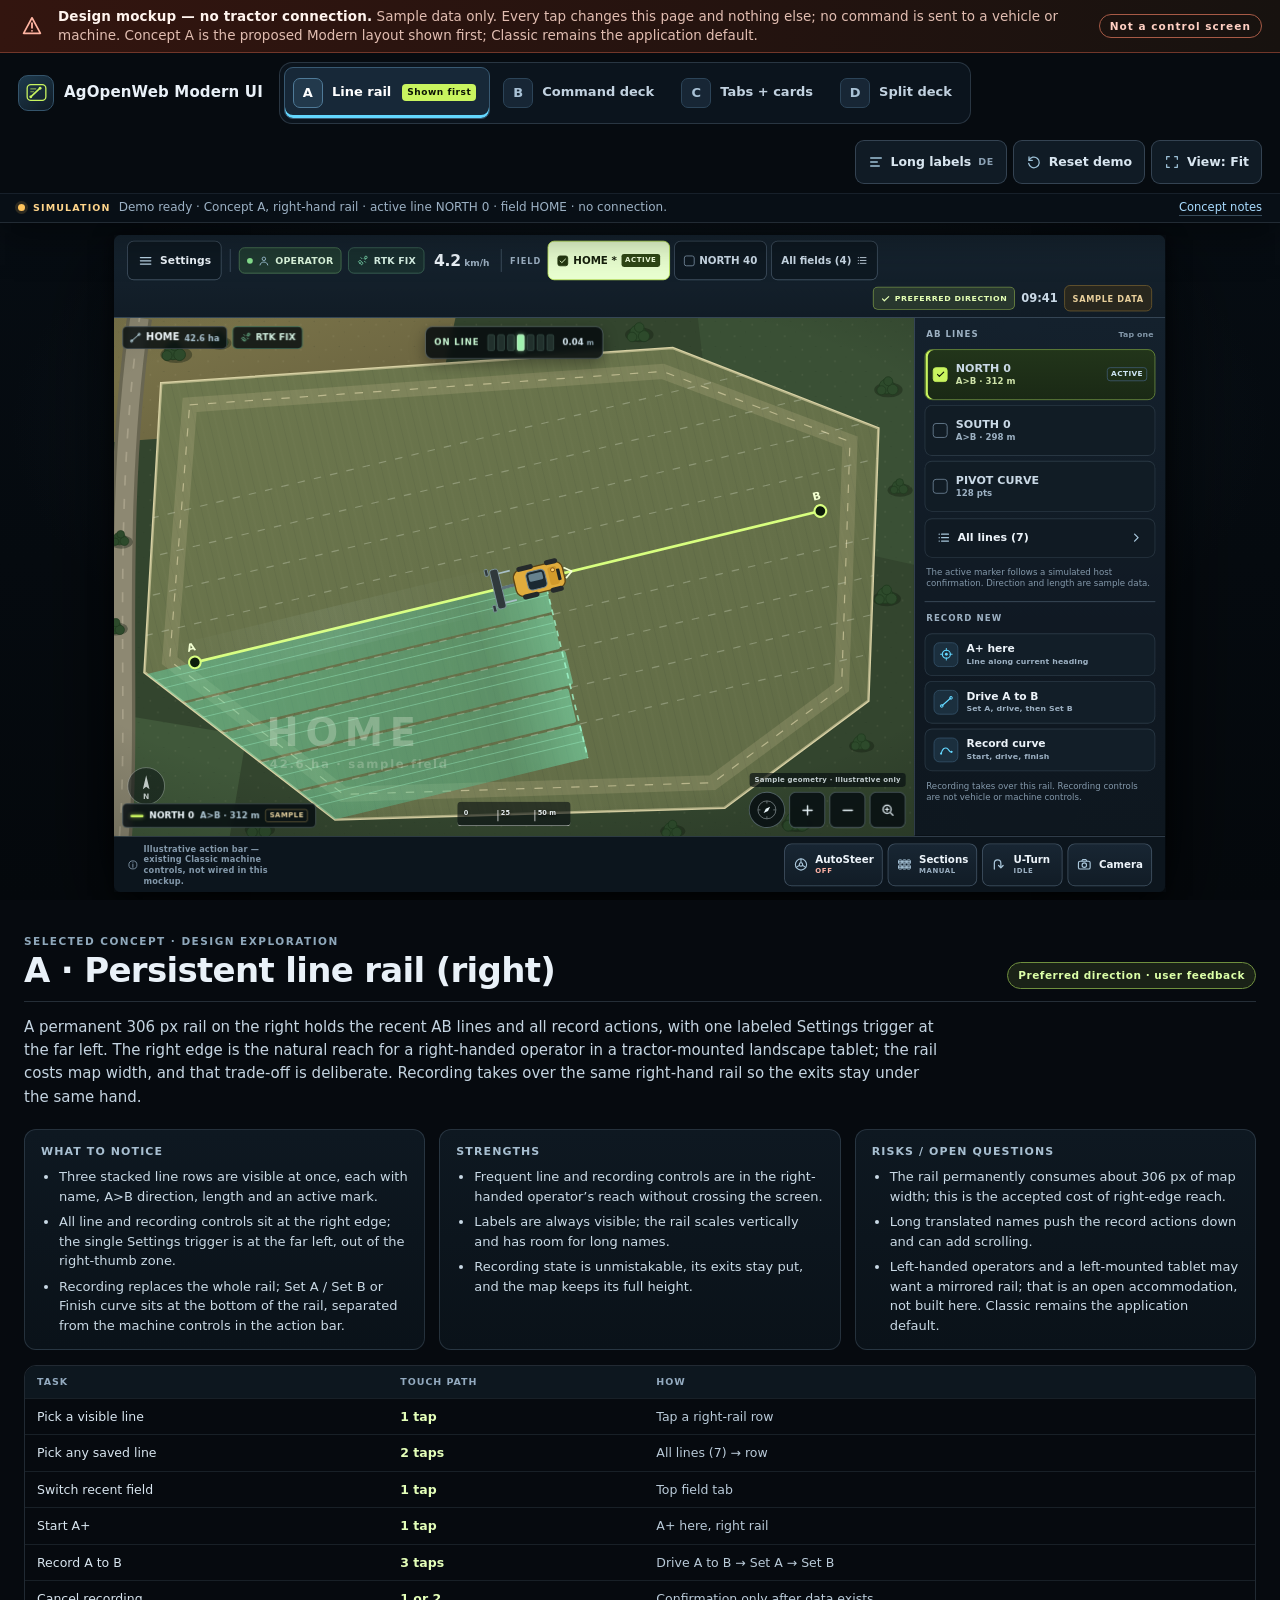
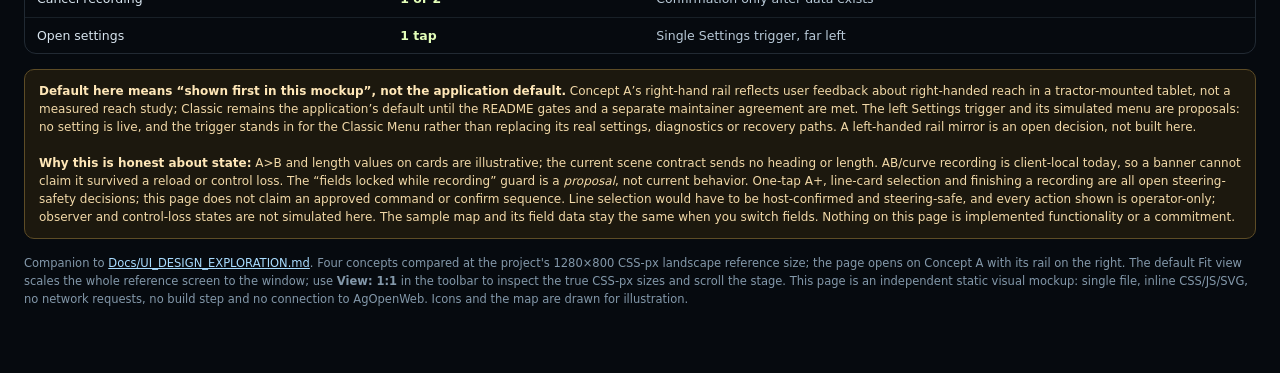
<file: Docs/UI_DESIGN_MOCKUPS.html>
<!DOCTYPE html>
<html lang="en">
<head>
<meta charset="utf-8">
<meta name="viewport" content="width=device-width, initial-scale=1">
<title>AgOpenWeb Modern UI — in-cab layout mockups</title>
<meta name="description" content="Standalone, non-functional design mockups of four in-cab landscape layouts for the AgOpenWeb Modern UI, opening on Concept A with its rail on the right. Classic remains the application default. No connection, no commands, sample data only.">
<style>
/* ============================================================================
   AgOpenWeb Modern UI — design exploration mockups
   Single file, no network, no framework, no build step.
   The stage inside is a fixed 1280 x 800 CSS-px reference screen, scaled to fit.
   Everything shown is a design proposal; no button sends a command.
   ========================================================================== */

*, *::before, *::after { box-sizing: border-box; }
html { background: #060a0f; }
body {
  margin: 0;
  min-height: 100vh;
  color: #e9f1f8;
  background:
    radial-gradient(1200px 600px at 50% -10%, #12212e 0%, transparent 62%),
    #060a0f;
  font-family: system-ui, -apple-system, "Segoe UI", Roboto, Helvetica, Arial, sans-serif;
  font-size: 15px;
  line-height: 1.4;
  -webkit-font-smoothing: antialiased;
  overflow-x: hidden;
}
button { font: inherit; color: inherit; }
a { color: #a9dcff; }
svg { display: block; }
.sr-only {
  position: absolute !important; width: 1px; height: 1px; padding: 0; margin: -1px;
  overflow: hidden; clip: rect(0 0 0 0); white-space: nowrap; border: 0;
}
.skip-link {
  position: fixed; left: 12px; top: -60px; z-index: 200;
  padding: 10px 16px; border-radius: 8px; background: #ffe066; color: #101820;
  font-weight: 800; text-decoration: none; transition: top .15s ease;
}
.skip-link:focus { top: 12px; }
:focus-visible { outline: 3px solid #ffe066; outline-offset: 2px; }

.page { min-height: 100vh; display: flex; flex-direction: column; }

/* ---------------------------------------------------------------- page chrome */
.page-chrome {
  position: sticky; top: 0; z-index: 100;
  flex: 0 0 auto;
  background: rgba(7, 12, 17, .97);
  border-bottom: 1px solid rgba(158, 188, 214, .18);
  box-shadow: 0 10px 40px rgba(0, 0, 0, .45);
}
.mock-banner {
  display: flex; align-items: center; gap: 12px;
  padding: 7px 18px;
  background: linear-gradient(90deg, #33150f 0%, #24130f 58%, #17120f 100%);
  border-bottom: 1px solid #71372a;
  color: #ffe8df;
  font-size: 13.5px;
}
.mock-banner strong { color: #fff4ee; letter-spacing: .01em; }
.mock-banner p { margin: 0; min-width: 0; }
.mock-banner .banner-sub { color: #e1bdb1; }
.noscript-note {
  padding: 12px 18px; background: #3a2410; border-bottom: 1px solid #7d5522;
  color: #ffe2ad; font-size: 13px; font-weight: 600;
}
.banner-icon {
  flex: 0 0 auto; width: 28px; height: 28px; display: grid; place-items: center;
  color: #ffb4a2;
}
.banner-icon svg { width: 22px; height: 22px; }
.banner-tag {
  margin-left: auto; flex: 0 0 auto;
  border: 1px solid #a75a46; border-radius: 999px;
  padding: 4px 10px; color: #ffd0c3;
  font-size: 10.5px; font-weight: 800; letter-spacing: .1em; white-space: nowrap;
}
.toolbar {
  display: flex; align-items: center; gap: 16px; flex-wrap: wrap;
  padding: 9px 18px;
}
.brand { display: flex; align-items: center; gap: 10px; min-width: 196px; }
.brand-mark {
  width: 36px; height: 36px; border-radius: 10px; display: grid; place-items: center;
  background: linear-gradient(145deg, #1e3a4d, #101b25);
  border: 1px solid #34546b; color: #c9f45f;
}
.brand-mark svg { width: 23px; height: 23px; }
.brand-copy { display: flex; flex-direction: column; line-height: 1.15; }
.brand-copy strong { font-size: 15px; letter-spacing: .01em; }
.brand-copy span { font-size: 11.5px; color: #94a9bc; }
.concept-switch {
  display: flex; gap: 4px; padding: 4px;
  background: #0b141d; border: 1px solid rgba(158, 188, 214, .2); border-radius: 13px;
}
.concept-tab {
  display: flex; align-items: center; gap: 9px;
  min-height: 52px; padding: 6px 13px 6px 8px;
  border: 1px solid transparent; border-radius: 9px;
  background: transparent; color: #c2d2e0; cursor: pointer;
  text-align: left;
}
.concept-tab:hover { background: #132231; color: #eef6fc; }
.concept-tab .letter {
  flex: 0 0 auto; width: 30px; height: 30px; border-radius: 7px;
  display: grid; place-items: center;
  background: #172635; border: 1px solid #2c4458;
  color: #a9c2d6; font-size: 13px; font-weight: 800;
}
.concept-tab .tab-copy { display: flex; flex-direction: column; line-height: 1.15; }
.concept-tab .tab-copy strong { font-size: 13px; white-space: nowrap; }
.concept-tab .tab-copy small { font-size: 10.5px; color: #8399ad; white-space: nowrap; }
.concept-tab[aria-selected="true"] {
  background: #172838; border-color: #385972; color: #fff;
  box-shadow: inset 0 -3px 0 var(--tab-accent, #c9f45f);
}
.concept-tab[aria-selected="true"] .letter { background: #22394c; border-color: #4f7a98; color: #fff; }
.concept-tab[aria-selected="true"] .tab-copy small { color: #b9d1e3; }
.concept-tab .mini-rec {
  display: none; margin-left: 2px; padding: 2px 5px; border-radius: 4px;
  background: #c9f45f; color: #0c1405; font-size: 9px; font-weight: 800; letter-spacing: .06em;
}
.concept-tab[data-recommended="true"] .mini-rec { display: inline-block; }
.toolbar-actions { display: flex; align-items: center; gap: 6px; margin-left: auto; flex-wrap: wrap; }
.tool-btn {
  min-height: 44px; padding: 0 12px;
  display: inline-flex; align-items: center; gap: 7px;
  border: 1px solid rgba(158, 188, 214, .25); border-radius: 9px;
  background: #101b25; color: #d9e6f0; cursor: pointer;
  font-size: 12.5px; font-weight: 650;
}
.tool-btn:hover { background: #172633; }
.tool-btn .icon { width: 16px; height: 16px; color: #9fc3d9; }
.tool-btn em { font-style: normal; font-size: 9.5px; color: #8ca2b5; letter-spacing: .06em; }
.tool-btn[aria-pressed="true"] {
  background: #24391c; border-color: #66883f; color: #e6ffd0;
}
.tool-btn[aria-pressed="true"] .icon { color: #c9f45f; }

.activity {
  display: flex; align-items: center; gap: 8px;
  padding: 5px 18px 6px;
  border-top: 1px solid rgba(158, 188, 214, .1);
  background: #080f16;
  font-size: 12px; color: #9cb1c4;
}
.activity-dot {
  width: 7px; height: 7px; border-radius: 50%; flex: 0 0 auto;
  background: #ffc45c; box-shadow: 0 0 0 3px rgba(255, 196, 92, .15);
}
.activity-label {
  flex: 0 0 auto; font-size: 9.5px; font-weight: 800; letter-spacing: .12em;
  color: #ffd58a;
}
#activityText { min-width: 0; overflow: hidden; text-overflow: ellipsis; white-space: nowrap; }
.activity-link { margin-left: auto; flex: 0 0 auto; font-size: 11.5px; color: #a9dcff; text-decoration: none; border-bottom: 1px solid rgba(169,220,255,.3); }
.activity-link:hover { border-bottom-color: #a9dcff; }

/* --------------------------------------------------------------------- stage */
.stage-wrap {
  flex: 0 0 auto;
  height: calc(100vh - var(--chrome-h, 138px));
  min-height: 320px;
  display: flex; align-items: center; justify-content: center;
  padding: 12px 16px;
  overflow: auto;
  background:
    radial-gradient(900px 450px at 50% 30%, rgba(34, 57, 74, .42), transparent 70%),
    linear-gradient(180deg, #070d13, #05090d);
}
.stage-frame {
  position: relative; flex: none;
  margin: auto;
  box-shadow: 0 30px 90px rgba(0,0,0,.7), 0 4px 18px rgba(0,0,0,.6);
}
.stage-wrap.is-actual { align-items: flex-start; justify-content: flex-start; }
.stage {
  position: absolute; top: 0; left: 0;
  width: 1280px; height: 800px;
  transform-origin: top left;
  overflow: hidden;
  border-radius: 8px;
  background: #0b1117;
  color: #edf4fa;
  --ink: #edf4fa;
  --ink2: #cad9e6;
  --muted: #9cb0c2;
  --dim: #8398aa;
  --panel: #101923;
  --panel2: #15222e;
  --panel3: #1b2a38;
  --sunken: #0a1219;
  --line: rgba(164, 194, 219, .16);
  --line2: rgba(164, 194, 219, .32);
  --accent: #c9f45f;
  --accent-ink: #0c1405;
  --rec: #ff9c90;
  --rec-strong: #ff7a6c;
  --rec-surface: #2b1418;
  --rec-line: rgba(255, 122, 108, .46);
  --guard: #f4c76a;
  --guard-bg: #2a2412;
  --focus: #ffe066;
  --rail-w: 306px;
  font-family: system-ui, -apple-system, "Segoe UI", Roboto, Helvetica, Arial, sans-serif;
  font-size: 15px;
  line-height: 1.3;
  color-scheme: dark;
}
.stage button { font-family: inherit; }
.stage .icon { width: 18px; height: 18px; flex: none; }
.stage [hidden] { display: none !important; }
.stage :focus-visible {
  outline: 3px solid var(--focus);
  outline-offset: 2px;
  box-shadow: 0 0 0 6px rgba(4, 8, 12, .85);
}
.stage a { color: #a9dcff; }

/* shared mock chrome */
.mock {
  position: absolute; inset: 0;
  display: flex; flex-direction: column;
  background: #0b1117;
  --cone: #c9f45f;
}
.mock[hidden] { display: none; }
.mock-a { --cone: #63d7ff; }
.mock-b { --cone: #ffc45c; }
.mock-c { --cone: #c9f45f; }
.mock-d { --cone: #c7aaff; }

.statusbar {
  flex: 0 0 auto;
  display: flex; align-items: center; gap: 10px; flex-wrap: wrap;
  min-height: 60px; padding: 7px 16px;
  background: linear-gradient(180deg, #162430 0%, #111c26 100%);
  border-bottom: 1px solid var(--line2);
  box-shadow: 0 1px 0 rgba(0,0,0,.4);
  row-gap: 6px;
}
.status-group { display: flex; align-items: center; gap: 8px; min-width: 0; }
.chip {
  display: inline-flex; align-items: center; gap: 6px;
  min-height: 32px; padding: 0 9px;
  border: 1px solid var(--line2); border-radius: 7px;
  background: rgba(8, 16, 23, .55);
  color: var(--ink2); font-size: 11.5px; font-weight: 700;
  letter-spacing: .015em; white-space: nowrap;
}
.chip .icon { width: 15px; height: 15px; color: #9fc0d4; }
.chip-role { background: rgba(45, 82, 54, .5); border-color: #4c7854; color: #dcf6dd; }
.chip-role .dot { width: 7px; height: 7px; border-radius: 50%; background: #86e08e; }
.chip-fix { color: #d9f3e6; border-color: #3d6757; background: rgba(30, 62, 51, .5); }
.chip-fix .icon { color: #7fe0b4; }
.chip-sample { color: #e8cf9b; border-color: #6d5a2e; background: rgba(62, 49, 20, .5); font-size: 10px; letter-spacing: .08em; }
.chip-soft { color: var(--muted); font-weight: 600; }
.speed { display: flex; align-items: baseline; gap: 4px; padding: 0 4px; white-space: nowrap; }
.speed strong { font-size: 19px; font-variant-numeric: tabular-nums; letter-spacing: -.01em; }
.speed span { font-size: 11px; color: var(--muted); font-weight: 600; }
.status-sep { width: 1px; height: 28px; background: var(--line2); flex: 0 0 auto; }
.status-field { display: flex; align-items: center; gap: 8px; min-width: 0; }
.status-label {
  font-size: 10px; font-weight: 800; letter-spacing: .12em;
  color: var(--muted); text-transform: uppercase; white-space: nowrap;
}
.field-tabs { display: flex; align-items: center; gap: 5px; flex-wrap: wrap; min-width: 0; }
.field-tab {
  display: inline-flex; align-items: center; gap: 6px;
  min-height: 48px; padding: 0 11px;
  border: 1px solid var(--line2); border-radius: 8px;
  background: #0e1922; color: var(--ink2);
  font-size: 12.5px; font-weight: 750; cursor: pointer;
  max-width: 240px;
}
.field-tab .tab-name { white-space: normal; overflow-wrap: anywhere; line-height: 1.15; }
.field-tab .mark {
  width: 13px; height: 13px; border: 1.5px solid #7d93a6; border-radius: 3px;
  display: inline-grid; place-items: center; flex: none; color: #0d1608;
}
.field-tab:hover:not(:disabled) { background: #172633; border-color: #4b6a82; }
.field-tab[aria-pressed="true"] {
  background: #e9ffd0; border-color: #c9f45f; color: #16200c;
}
.field-tab[aria-pressed="true"] .mark { background: #23360f; border-color: #23360f; color: #e9ffd0; }
.field-tab:disabled { cursor: not-allowed; color: #8094a6; background: #101a23; border-color: #2a3a48; }
.field-tab:disabled .mark { border-color: #5a6c7c; }
.field-tab .tab-flag {
  font-size: 8.5px; font-weight: 800; letter-spacing: .08em;
  padding: 2px 4px; border-radius: 3px; background: #2b3b20; color: #d7f3a7;
}
.field-tab[aria-pressed="true"] .tab-flag { background: #2f4715; color: #f0ffdb; }
.status-right { margin-left: auto; display: flex; align-items: center; gap: 8px; }
.clock { font-size: 14px; font-weight: 750; font-variant-numeric: tabular-nums; color: var(--ink2); }
.prototype-chip {
  display: inline-flex; align-items: center; gap: 5px;
  min-height: 28px; padding: 0 8px; border-radius: 6px;
  background: rgba(201,244,95,.12); border: 1px solid rgba(201,244,95,.45);
  color: #e4ffb4; font-size: 9.5px; font-weight: 800; letter-spacing: .07em;
}
.prototype-chip .icon { width: 13px; height: 13px; }

/* left-side, infrequent settings entry (proposal; mockup only) */
.settings-btn {
  flex: 0 0 auto;
  min-height: 48px; padding: 0 12px;
  display: inline-flex; align-items: center; gap: 8px;
  border: 1px solid var(--line2); border-radius: 8px;
  background: #0e1922; color: var(--ink); cursor: pointer;
  font-size: 13px; font-weight: 800; letter-spacing: .01em;
}
.settings-btn:hover { background: #172633; border-color: #4b6a82; }
.settings-btn .icon { width: 19px; height: 19px; color: #b9d3e5; }
.settings-row {
  display: flex; align-items: center; justify-content: space-between; gap: 12px;
  min-height: 56px; padding: 8px 10px;
  border: 1px solid var(--line); border-radius: 8px;
  background: #101b24;
}
.settings-copy { display: flex; flex-direction: column; gap: 2px; min-width: 0; }
.settings-copy strong { font-size: 13.5px; font-weight: 800; }
.settings-copy small { font-size: 10.5px; color: var(--muted); overflow-wrap: anywhere; }
.settings-value {
  flex: none; padding: 3px 6px; border: 1px solid #56742f; border-radius: 4px;
  background: #1d2a15; color: #e2f7bb;
  font-size: 10.5px; font-weight: 800; white-space: nowrap;
}

.guard-row {
  flex: 0 0 auto;
  display: flex; align-items: center; gap: 8px;
  padding: 5px 16px;
  background: var(--guard-bg);
  border-bottom: 1px solid #6a5724;
  color: #ffe3a8; font-size: 11.5px; font-weight: 600;
}
.guard-row .icon { width: 14px; height: 14px; color: var(--guard); }
.guard-row strong { font-weight: 800; }
.guard-row .proposed {
  margin-left: auto; font-size: 9px; letter-spacing: .08em; text-transform: uppercase;
  border: 1px solid #7a652c; color: #f1d79c; border-radius: 4px; padding: 1px 5px;
}

/* buttons inside the mockup */
.btn {
  display: inline-flex; align-items: center; justify-content: center; gap: 8px;
  min-height: 48px; padding: 0 14px;
  border: 1px solid var(--line2); border-radius: 9px;
  background: linear-gradient(180deg, #1c2b39, #15212c);
  color: var(--ink); font-size: 13.5px; font-weight: 700;
  cursor: pointer; text-decoration: none; white-space: nowrap;
}
.btn:hover:not(:disabled) { background: linear-gradient(180deg, #243748, #1a2835); border-color: #4b6c86; }
.btn:disabled { cursor: not-allowed; color: #8498aa; background: #101922; border-color: #273745; }
.btn .icon { width: 17px; height: 17px; color: #a8c7dc; }
.btn:disabled .icon { color: #667b8d; }
.btn-quiet { background: #101a23; border-color: var(--line); }
.btn-wide { width: 100%; justify-content: flex-start; }
.btn-primary {
  background: linear-gradient(180deg, #d9ff9b, #b6e64f);
  border-color: #d6f899; color: #111b07; font-weight: 800;
}
.btn-primary:hover:not(:disabled) { background: linear-gradient(180deg, #e4ffb1, #c2ef61); }
.btn-primary .icon { color: #1d2a0d; }
.btn-ghost { background: transparent; }
.btn-small { min-height: 46px; font-size: 12.5px; padding: 0 11px; }
.btn-stack { display: flex; flex-direction: column; align-items: flex-start; line-height: 1.15; gap: 2px; }
.btn-stack small { font-size: 9.5px; font-weight: 600; color: var(--muted); letter-spacing: .015em; }
.btn-stack .top { font-size: 13px; font-weight: 750; }
.btn-primary .btn-stack small { color: #43551f; }

/* --------------------------------------------------------- concept A: line rail */
.a-body { flex: 1 1 auto; display: flex; min-height: 0; }
.rail {
  flex: 0 0 var(--rail-w); width: var(--rail-w);
  display: flex; flex-direction: column; min-height: 0;
  background: linear-gradient(180deg, #14212d, #101923 60%, #0e171f);
  border-left: 1px solid var(--line2);
}
.rail-inner { padding: 11px 12px 14px; display: flex; flex-direction: column; gap: 8px; overflow: auto; min-height: 0; }
.surface-head {
  display: flex; align-items: baseline; justify-content: space-between; gap: 8px;
  padding: 2px 2px 3px;
  font-size: 10.5px; font-weight: 800; letter-spacing: .12em; text-transform: uppercase;
  color: var(--muted);
}
.surface-head .hint { font-size: 9.5px; font-weight: 650; letter-spacing: .02em; text-transform: none; color: var(--dim); }
.line-rail { display: flex; flex-direction: column; gap: 6px; }
.line-row {
  width: 100%; min-height: 62px; padding: 7px 9px;
  display: grid; grid-template-columns: 20px minmax(0, 1fr) auto; align-items: center; column-gap: 8px;
  border: 1px solid var(--line); border-radius: 9px;
  background: #111c25; color: var(--ink2); text-align: left; cursor: pointer;
}
.line-row:hover:not(:disabled) { background: #172633; border-color: #3c5a70; }
.line-row .mark {
  width: 18px; height: 18px; border-radius: 4px; border: 1.5px solid #6f8699;
  display: grid; place-items: center; color: #0d1608;
}
.line-row .line-copy { min-width: 0; display: flex; flex-direction: column; gap: 1px; }
.line-row .line-name { font-size: 13.5px; font-weight: 800; overflow-wrap: anywhere; }
.line-row .line-meta { font-size: 10.5px; color: var(--muted); font-weight: 600; }
.line-row .dir {
  font-size: 9px; font-weight: 800; letter-spacing: .05em;
  color: #cfe6f5; border: 1px solid #3e5a6f; border-radius: 4px; padding: 2px 4px;
}
.line-row[aria-pressed="true"] {
  background: linear-gradient(180deg, #22351a, #1a2915);
  border-color: #6e913a; box-shadow: inset 3px 0 0 var(--accent);
}
.line-row[aria-pressed="true"] .mark { background: var(--accent); border-color: var(--accent); }
.line-row[aria-pressed="true"] .line-meta { color: #cfe3aa; }
.line-row.is-pending { border-color: #8fa83e; }
.line-row:disabled { cursor: not-allowed; opacity: .55; }
.rail-note { margin: 2px 2px 0; font-size: 10.5px; color: var(--dim); line-height: 1.35; }
.surface-divider { height: 1px; background: var(--line2); margin: 7px 0 3px; }
.record-starts { display: flex; flex-direction: column; gap: 6px; }
.start-btn {
  width: 100%; min-height: 52px; padding: 6px 10px;
  display: flex; align-items: center; gap: 10px;
  border: 1px solid var(--line); border-radius: 9px;
  background: #121e28; color: var(--ink); cursor: pointer; text-align: left;
}
.start-btn:hover:not(:disabled) { border-color: #54748b; background: #182734; }
.start-btn .start-icon {
  width: 30px; height: 30px; flex: none; border-radius: 7px; display: grid; place-items: center;
  background: #1b2f3e; border: 1px solid #345168; color: var(--cone);
}
.start-btn .start-icon .icon { width: 17px; height: 17px; }
.start-btn .btn-stack .top { font-size: 13px; }

/* ------------------------------------------------------- concept B: command deck */
.deck {
  flex: 0 0 auto;
  display: flex; align-items: center; gap: 9px;
  min-height: 66px; padding: 8px 16px;
  background: linear-gradient(180deg, #15222e, #101a24);
  border-top: 1px solid var(--line2);
}
.deck-label {
  flex: none; font-size: 10px; font-weight: 800; letter-spacing: .12em; color: var(--muted);
  width: 40px;
}
.deck-value { flex: 1 1 auto; min-width: 0; display: flex; flex-direction: column; }
.deck-name { font-size: 18px; font-weight: 850; letter-spacing: .005em; overflow-wrap: anywhere; }
.deck-meta { font-size: 11.5px; color: var(--muted); font-weight: 600; }
.deck-arrow {
  width: 48px; height: 48px; flex: none; display: grid; place-items: center;
  border: 1px solid var(--line2); border-radius: 9px; background: #101b25; color: var(--ink); cursor: pointer;
}
.deck-arrow:hover:not(:disabled) { background: #1b2b39; border-color: #507089; }
.deck-arrow:disabled { opacity: .45; cursor: not-allowed; }
.deck-arrow .icon { width: 20px; height: 20px; }
.deck .btn { flex: none; }
.field-deck { min-height: 58px; border-top-color: var(--line); flex-wrap: wrap; row-gap: 4px; }
.field-deck .deck-name { font-size: 15px; }
.deck-guard {
  flex: 1 1 100%; display: flex; align-items: center; gap: 6px;
  color: #f5d79d; font-size: 10.5px; font-weight: 650;
}
.deck-guard .icon { width: 13px; height: 13px; }
.deck-wrap { flex: 0 0 auto; display: flex; flex-wrap: wrap; align-items: center; }
.deck.is-guarded .deck-arrow,
.deck.is-guarded .deck-pick { opacity: .45; }
.deck-record-slot { flex: 1 1 auto; min-width: 0; }

/* ---------------------------------------------------- concept C: tabs + cards */
.strip {
  flex: 0 0 auto;
  padding: 7px 16px 9px;
  background: linear-gradient(180deg, #14212c, #0f1922);
  border-top: 1px solid var(--line2);
}
.strip-head { display: flex; align-items: center; gap: 9px; min-height: 44px; }
.strip-title { font-size: 10.5px; font-weight: 850; letter-spacing: .12em; text-transform: uppercase; color: var(--ink2); }
.strip-hint { font-size: 10.5px; color: var(--dim); }
.strip-active {
  margin-left: auto; display: flex; align-items: center; gap: 7px;
  min-width: 0; font-size: 10.5px; color: var(--muted); font-weight: 650;
}
.strip-active strong { color: #e2f7bb; font-size: 11px; }
.strip-active .mini-dir { color: #b9d29a; }
.strip-arrows { display: flex; gap: 4px; }
.strip-arrow {
  width: 44px; height: 44px; display: grid; place-items: center;
  border: 1px solid var(--line); border-radius: 7px; background: #101b25; color: var(--ink); cursor: pointer;
}
.strip-arrow:hover { background: #1a2a37; border-color: #46657c; }
.strip-arrow .icon { width: 17px; height: 17px; }
.card-row { display: grid; grid-template-columns: repeat(4, minmax(0, 1fr)) minmax(150px, .72fr); gap: 8px; margin-top: 5px; }
.line-card {
  min-height: 74px; padding: 7px 9px;
  display: grid; grid-template-columns: 20px minmax(0, 1fr); column-gap: 8px; align-content: center;
  border: 1px solid var(--line2); border-radius: 9px;
  background: linear-gradient(180deg, #14222e, #101a24);
  color: var(--ink); text-align: left; cursor: pointer;
}
.line-card:hover:not(:disabled) { border-color: #547690; background: linear-gradient(180deg, #1a2c3a, #14212c); }
.line-card .mark {
  grid-row: 1 / span 2; align-self: start; margin-top: 2px;
  width: 20px; height: 20px; border-radius: 5px; border: 1.5px solid #71889b;
  display: grid; place-items: center; color: #0d1608;
}
.line-card .card-name {
  font-size: 14px; font-weight: 850; line-height: 1.2; overflow-wrap: anywhere;
}
.line-card .card-meta { font-size: 10.5px; color: var(--muted); font-weight: 650; margin-top: 2px; display: flex; align-items: center; gap: 5px; flex-wrap: wrap; }
.line-card .card-flag {
  font-size: 8.5px; font-weight: 850; letter-spacing: .08em; color: #d9f6a3;
  border: 1px solid #56742f; border-radius: 3px; padding: 1px 4px; white-space: nowrap;
}
.line-card[aria-pressed="true"] {
  border-color: #8aae4c; background: linear-gradient(180deg, #263a1c, #1a2a15);
  box-shadow: inset 0 0 0 1px rgba(201,244,95,.18);
}
.line-card[aria-pressed="true"] .mark { background: var(--accent); border-color: var(--accent); }
.line-card[aria-pressed="true"] .card-meta { color: #cde3a7; }
.line-card.is-pending { border-color: #c1d968; }
.line-card .pending { display: inline-flex; align-items: center; gap: 5px; color: #eaffb8; font-size: 9.5px; font-weight: 800; }
.line-card .pending .spin {
  width: 10px; height: 10px; border: 2px solid rgba(234,255,184,.3); border-top-color: #eaffb8;
  border-radius: 50%; animation: spin .8s linear infinite;
}
@keyframes spin { to { transform: rotate(360deg); } }
.all-card {
  min-height: 74px; padding: 7px 9px;
  display: flex; flex-direction: column; align-items: flex-start; justify-content: center; gap: 2px;
  border: 1px dashed #50677a; border-radius: 9px;
  background: #0e1821; color: var(--ink2); cursor: pointer; text-align: left;
}
.all-card:hover { background: #152430; border-color: #7294ac; }
.all-card strong { font-size: 13px; }
.all-card small { font-size: 10px; color: var(--muted); }
.all-card .count { color: #d8ebf7; font-weight: 800; }

/* ------------------------------------------------------- concept D: split deck */
.split {
  flex: 0 0 auto;
  display: grid; grid-template-columns: 1fr 1fr;
  background: linear-gradient(180deg, #14202b, #0f1820);
  border-top: 1px solid var(--line2);
}
.panel { min-width: 0; padding: 9px 14px 11px; display: flex; flex-direction: column; gap: 5px; }
.panel + .panel { border-left: 1px solid var(--line2); }
.panel-head { display: flex; align-items: baseline; gap: 8px; min-width: 0; }
.panel-title { font-size: 10px; font-weight: 850; letter-spacing: .12em; color: var(--muted); }
.panel-current { font-size: 10.5px; color: var(--dim); overflow: hidden; text-overflow: ellipsis; white-space: nowrap; }
.panel-current strong { color: var(--ink2); }
.panel-rows { display: flex; flex-direction: column; gap: 3px; }
.panel-row {
  width: 100%; min-height: 46px; padding: 4px 8px;
  display: grid; grid-template-columns: 18px minmax(0, 1fr) auto; align-items: center; column-gap: 7px;
  border: 1px solid transparent; border-radius: 6px;
  background: #111c25; color: var(--ink2); text-align: left; cursor: pointer;
}
.panel-row:hover:not(:disabled) { background: #1a2a37; border-color: #3d5a70; }
.panel-row .mark { width: 15px; height: 15px; border-radius: 3px; border: 1.5px solid #71889b; display: grid; place-items: center; color: #0d1608; }
.panel-row .row-name { font-size: 12.5px; font-weight: 750; min-width: 0; overflow-wrap: anywhere; line-height: 1.2; }
.panel-row .row-meta { font-size: 9.5px; color: var(--muted); font-weight: 600; white-space: nowrap; }
.panel-row[aria-pressed="true"] {
  background: #22351a; border-color: #6e913a; box-shadow: inset 2px 0 0 var(--accent);
}
.panel-row[aria-pressed="true"] .mark { background: var(--accent); border-color: var(--accent); }
.panel-row[aria-pressed="true"] .row-meta { color: #cfe3aa; }
.panel-row:disabled { cursor: not-allowed; color: #8094a6; background: #0e1720; border-color: transparent; }
.panel-row:disabled .mark { border-color: #55697a; }
.panel-actions { display: flex; align-items: center; gap: 5px; flex-wrap: wrap; margin-top: 2px; }
.panel-actions .btn { min-height: 46px; padding: 0 10px; font-size: 11.5px; }
.panel-actions .icon { width: 15px; height: 15px; }
.panel-link {
  min-height: 46px; padding: 0 8px; border: 1px dashed #4d6578; border-radius: 6px;
  background: #0d161e; color: var(--ink2); font-size: 11px; font-weight: 700; cursor: pointer; white-space: nowrap;
}
.panel-link:hover { background: #162531; border-color: #6e8ea4; }
.panel-guard {
  display: flex; gap: 6px; align-items: flex-start;
  margin-top: 2px; padding: 5px 7px; border-radius: 6px;
  background: var(--guard-bg); border: 1px solid #665426;
  color: #ffe2a6; font-size: 10px; font-weight: 600; line-height: 1.35;
}
.panel-guard .icon { width: 13px; height: 13px; margin-top: 1px; color: var(--guard); }
.panel-guard .proposed {
  display: inline-block; margin-left: 2px; padding: 1px 4px; border: 1px solid #7a652c; border-radius: 3px;
  font-size: 8px; letter-spacing: .07em; text-transform: uppercase; color: #ffe3a8; white-space: nowrap;
}

/* ---------------------------------------------------------------- action bar */
.actionbar {
  flex: 0 0 auto;
  min-height: 68px; padding: 7px 16px;
  display: flex; align-items: center; gap: 7px;
  background: #0c151d;
  border-top: 1px solid var(--line2);
  box-shadow: 0 -1px 0 rgba(0,0,0,.4);
}
.action-group { display: flex; align-items: center; gap: 6px; min-width: 0; }
.action-spacer { flex: 1 1 auto; }
.action-divider { width: 1px; height: 40px; background: var(--line2); margin: 0 3px; flex: none; }
.actionbar-note {
  display: flex; align-items: center; gap: 6px;
  color: var(--dim); font-size: 10px; font-weight: 650; letter-spacing: .02em;
  max-width: 210px; line-height: 1.3;
}
.actionbar-note .icon { width: 14px; height: 14px; }
.action-btn {
  min-height: 52px; min-width: 98px; padding: 5px 10px;
  display: flex; align-items: center; gap: 8px;
  border: 1px solid var(--line2); border-radius: 9px;
  background: linear-gradient(180deg, #182633, #111c26);
  color: var(--ink); cursor: pointer; text-align: left;
}
.action-btn:hover { background: linear-gradient(180deg, #213443, #16232e); border-color: #486a83; }
.action-btn .icon { width: 19px; height: 19px; color: #a9c6da; }
.action-copy { display: flex; flex-direction: column; line-height: 1.12; gap: 2px; }
.action-copy span { font-size: 12.5px; font-weight: 750; white-space: nowrap; }
.action-copy em { font-style: normal; font-size: 8.5px; font-weight: 800; letter-spacing: .08em; color: var(--muted); white-space: nowrap; }
.action-copy em.state-off { color: #ffb3a6; }
.action-copy em.state-auto { color: #bde58f; }
.start-action {
  min-height: 52px; padding: 5px 10px; display: flex; align-items: center; gap: 8px;
  border: 1px solid #3c5831; border-radius: 9px;
  background: #172213; color: #efffd8; cursor: pointer; text-align: left;
}
.start-action:hover { background: #1f2f19; border-color: #6c8d46; }
.start-action .icon { width: 17px; height: 17px; color: var(--accent); }
.start-action .action-copy span { font-size: 12px; font-weight: 800; }
.start-action .action-copy em { color: #a9bd8b; }
.record-group-label { font-size: 9px; font-weight: 800; letter-spacing: .1em; color: #9eaf7f; padding-left: 2px; }
.start-action:disabled { opacity: .44; cursor: not-allowed; }
.panel-link:disabled { opacity: .45; cursor: not-allowed; border-style: solid; }
.spin {
  width: 10px; height: 10px; border: 2px solid rgba(234,255,184,.3); border-top-color: #eaffb8;
  border-radius: 50%; animation: spin .8s linear infinite; display: inline-block;
}
.record-panel:focus-visible { outline: 3px solid var(--focus); outline-offset: 2px; }
.map-line-chip strong { max-width: 230px; overflow-wrap: anywhere; }
.map-line-chip em { max-width: 170px; overflow-wrap: anywhere; }


/* surface wiring for the recording takeover */
.deck-normal { display: flex; align-items: center; gap: 9px; flex: 1 1 auto; min-width: 0; }
.rail > [data-record-slot] { flex: 1 1 auto; min-height: 0; overflow: auto; padding: 10px 11px; }
.line-deck > [data-record-slot] { flex: 1 1 auto; min-width: 0; display: flex; }
.strip > [data-record-slot] { display: block; }
.panel > [data-record-slot] { flex: 1 1 auto; min-height: 0; }
.panel-normal { display: flex; flex-direction: column; gap: 5px; flex: 1 1 auto; min-height: 0; }
.deck.is-guarded .deck-normal { opacity: .6; }
.deck .deck-guard { display: none; align-items: center; }
.deck.is-guarded .deck-guard { display: inline-flex; }
.field-tab.is-long, .line-row .line-name, .line-card .card-name, .panel-row .row-name { hyphens: auto; }
.chip-soft strong { color: var(--ink); font-size: 12px; font-weight: 800; }


/* ------------------------------------------------------------------- the map */
.map-slot { position: relative; flex: 1 1 auto; min-height: 0; overflow: hidden; background: #2b3825; }
.map { position: absolute; inset: 0; overflow: hidden; }
.map::after {
  content: ""; position: absolute; inset: 0; pointer-events: none;
  background: radial-gradient(120% 90% at 50% 45%, transparent 55%, rgba(3, 8, 8, .42) 100%);
}
.map-svg { position: absolute; inset: 0; width: 100%; height: 100%; }
.map-svg text { font-family: system-ui, sans-serif; }
.map-hud { position: absolute; inset: 0; pointer-events: none; z-index: 2; }
.map-hud button { pointer-events: auto; }
.hud-row { position: absolute; top: 10px; left: 10px; display: flex; gap: 6px; flex-wrap: wrap; max-width: calc(100% - 380px); }
.map-chip {
  display: inline-flex; align-items: center; gap: 6px;
  min-height: 28px; padding: 0 8px; border-radius: 6px;
  background: rgba(7, 14, 17, .82); border: 1px solid rgba(193, 218, 232, .32);
  color: #f0f8fb; font-size: 11px; font-weight: 700; letter-spacing: .01em;
  backdrop-filter: blur(3px);
}
.map-chip .icon { width: 14px; height: 14px; color: #c4e2ef; }
.map-chip strong { font-size: 12px; font-weight: 850; }
.map-chip em { font-style: normal; color: #a9c1ce; font-size: 10px; font-weight: 600; }
.map-chip .dot { width: 6px; height: 6px; border-radius: 50%; background: var(--accent); }
.map-chip-rtk { color: #d9f8e8; border-color: rgba(112, 194, 156, .6); }
.map-chip-rtk .icon { color: #84e4b2; }
.lightbar {
  position: absolute; top: 10px; left: 50%; transform: translateX(-50%);
  display: flex; align-items: center; gap: 10px;
  min-height: 40px; padding: 5px 10px;
  background: rgba(6, 12, 14, .86); border: 1px solid rgba(193, 218, 232, .36);
  border-radius: 9px; box-shadow: 0 6px 18px rgba(0,0,0,.35);
  backdrop-filter: blur(4px);
}
.lightbar-word { font-size: 10.5px; font-weight: 850; letter-spacing: .1em; color: #c9f8d4; white-space: nowrap; }
.lightbar.is-off .lightbar-word { color: #ffd28a; }
.lightbar-leds { display: flex; gap: 3px; align-items: center; }
.lightbar-leds i {
  display: block; width: 9px; height: 20px; border-radius: 2px;
  background: #21302c; border: 1px solid #384d47;
}
.lightbar-leds i.on { background: #9ff2ae; border-color: #c8ffd2; box-shadow: 0 0 7px rgba(159,242,174,.55); }
.lightbar.is-off .lightbar-leds i.on { background: #ffc45c; border-color: #ffe3a4; box-shadow: 0 0 7px rgba(255,196,92,.55); }
.lightbar-xt { font-size: 10.5px; font-weight: 750; color: #d7e8f1; white-space: nowrap; font-variant-numeric: tabular-nums; }
.lightbar-xt small { font-size: 8.5px; color: #93a9b5; font-weight: 650; }
.map-line-chip {
  position: absolute; left: 10px; bottom: 10px;
  display: flex; align-items: center; gap: 7px;
  min-height: 30px; padding: 0 9px; border-radius: 6px;
  background: rgba(7, 14, 17, .84); border: 1px solid rgba(193, 218, 232, .3);
  color: #edf7fb; font-size: 10.5px; font-weight: 700;
  backdrop-filter: blur(3px);
}
.map-line-chip .track-dot { width: 16px; height: 3px; border-radius: 2px; background: var(--accent); box-shadow: 0 0 5px rgba(201,244,95,.6); }
.map-line-chip strong { font-size: 11px; font-weight: 850; }
.map-line-chip em { font-style: normal; color: #a9c1ce; font-weight: 600; }
.map-line-chip .sample { color: #e3cf9d; font-size: 8.5px; letter-spacing: .06em; border: 1px solid rgba(198,169,100,.45); border-radius: 3px; padding: 1px 4px; }
.map-scale {
  position: absolute; left: 50%; bottom: 12px; transform: translateX(-50%);
  display: flex; align-items: flex-end; gap: 0; width: 138px; height: 30px; padding: 0 8px 5px;
  color: rgba(240, 248, 251, .92); font-size: 8px; font-weight: 700; line-height: 1;
  background: rgba(7, 14, 17, .6); border-radius: 5px;
  border-bottom: 1px solid rgba(255, 255, 255, .78);
  text-shadow: 0 1px 3px rgba(0,0,0,.8);
}
.map-scale span { flex: 1 1 0; height: 14px; border-left: 1px solid rgba(255,255,255,.85); padding: 0 0 6px 3px; white-space: nowrap; }
.map-scale span:first-child { border-left: 0; padding-left: 0; }
.map-scale span:last-child { flex: 0 0 36px; }
.map-tools { position: absolute; right: 10px; bottom: 10px; display: flex; align-items: center; gap: 5px; }
.map-tool-btn {
  width: 44px; height: 44px; display: grid; place-items: center;
  border: 1px solid rgba(193, 218, 232, .38); border-radius: 8px;
  background: rgba(7, 14, 17, .84); color: #eaf6fb; cursor: pointer;
  backdrop-filter: blur(3px);
}
.map-tool-btn:hover { background: rgba(23, 42, 48, .92); }
.map-tool-btn .icon { width: 19px; height: 19px; }
.compass {
  width: 44px; height: 44px; border-radius: 50%;
  border: 1px solid rgba(193, 218, 232, .38); background: rgba(7, 14, 17, .84);
  display: grid; place-items: center; color: #eaf6fb;
}
.compass svg { width: 28px; height: 28px; }
.map-caption {
  position: absolute; right: 10px; bottom: 60px;
  padding: 3px 6px; border-radius: 4px;
  background: rgba(7, 14, 17, .68); color: rgba(231, 241, 245, .82);
  font-size: 8.5px; font-weight: 650; letter-spacing: .03em;
}

/* -------------------------------------------------------------- record surfaces */
.record-panel {
  display: flex; flex-direction: column; gap: 6px;
  padding: 9px 11px;
  border: 1px solid var(--rec-line); border-radius: 9px;
  background:
    linear-gradient(180deg, rgba(48, 22, 26, .98), rgba(34, 16, 20, .98));
  color: #ffece8;
}
.record-head { display: flex; align-items: center; gap: 8px; flex-wrap: wrap; }
.record-flag {
  display: inline-flex; align-items: center; gap: 5px;
  padding: 2px 6px; border-radius: 4px;
  background: #4a1b1f; border: 1px solid #8d3a39;
  color: #ffd7d2; font-size: 9px; font-weight: 850; letter-spacing: .1em;
}
.record-flag .rec-dot { width: 6px; height: 6px; border-radius: 50%; background: #ff8175; box-shadow: 0 0 6px rgba(255,129,117,.8); }
.record-kind { font-size: 12.5px; font-weight: 850; color: #fff2ef; }
.record-field { font-size: 10px; color: #f0b9b1; font-weight: 650; }
.record-step { margin: 0; font-size: 11.5px; color: #ffd8d2; font-weight: 650; line-height: 1.3; }
.record-step strong { color: #fff; }
.record-stats { display: flex; gap: 14px; margin: 1px 0; }
.record-stat { display: flex; flex-direction: column; line-height: 1.1; }
.record-stat strong { font-size: 16px; font-variant-numeric: tabular-nums; color: #fff; letter-spacing: .01em; }
.record-stat span { font-size: 8.5px; letter-spacing: .07em; text-transform: uppercase; color: #e8aa9f; font-weight: 750; }
.record-actions { display: flex; gap: 6px; flex-wrap: wrap; }
.record-actions .btn { min-height: 48px; }
.rec-primary {
  background: linear-gradient(180deg, #ffe0d8, #ffb9ab);
  border-color: #ffe6df; color: #2a0b08; font-weight: 850;
}
.rec-primary:hover:not(:disabled) { background: linear-gradient(180deg, #fff0eb, #ffc8bb); }
.rec-primary:disabled {
  background: #4a272a; border-color: #6f3a39; color: #d6a39d;
}
.btn-cancel {
  background: #3a1a1d; border-color: #7b3a36; color: #ffd8d1;
}
.btn-cancel:hover:not(:disabled) { background: #4a2224; border-color: #a3544b; }
.record-consequence { margin: 0; font-size: 9.5px; line-height: 1.3; color: #f4c4bb; }
.record-local {
  margin: 0; padding-top: 5px; border-top: 1px solid rgba(255, 150, 135, .18);
  font-size: 8.8px; line-height: 1.3; color: #d6a29a;
}
.record-stepchips { display: flex; gap: 5px; flex-wrap: wrap; }
.stepchip {
  display: inline-flex; align-items: center; gap: 4px;
  padding: 2px 6px; border-radius: 4px; border: 1px solid #6c3c39;
  background: #3a1d20; color: #f4c8c1; font-size: 8.8px; font-weight: 750;
}
.stepchip.done { border-color: #6a8a4a; background: #26331a; color: #dff5b5; }
.stepchip.waiting { border-color: #76573a; background: #332619; color: #f6d7a9; }

.record-panel[data-variant="a"] { min-height: 100%; }
.record-panel[data-variant="a"] .record-actions { margin-top: auto; }
.record-panel[data-variant="b"] {
  flex-direction: row; align-items: center; gap: 12px; padding: 7px 12px; width: 100%;
}
.record-panel[data-variant="b"] .record-main { flex: 1 1 200px; min-width: 0; display: flex; flex-direction: column; gap: 3px; }
.record-panel[data-variant="b"] .record-stats { flex: 0 0 auto; }
.record-panel[data-variant="b"] .record-actions { flex: 0 0 auto; }
.record-panel[data-variant="b"] .record-consequence { flex: 0 0 auto; max-width: 150px; }
.record-panel[data-variant="c"] { padding: 6px 10px; gap: 5px; }
.record-panel[data-variant="c"] .rec-top { display: flex; align-items: center; gap: 10px; flex-wrap: wrap; }
.record-panel[data-variant="c"] .rec-top .record-step { flex: 1 1 320px; }
.record-panel[data-variant="c"] .record-stats { flex-direction: row; align-items: center; gap: 12px; }
.record-panel[data-variant="c"] .record-stat { flex-direction: row; align-items: baseline; gap: 4px; }
.record-panel[data-variant="c"] .record-stat strong { font-size: 14px; }
.record-panel[data-variant="c"] .rec-bottom { display: flex; align-items: center; gap: 8px; flex-wrap: wrap; }
.record-panel[data-variant="c"] .rec-bottom .record-actions { flex: 0 0 auto; }
.record-panel[data-variant="c"] .rec-bottom .record-consequence { flex: 1 1 220px; }
.record-panel[data-variant="d"] { padding: 7px 9px; gap: 5px; }
.record-panel[data-variant="d"] .record-actions .btn { min-height: 44px; }
.record-panel[data-variant="d"] .record-stats { gap: 18px; }
.record-panel[data-variant="d"] .record-stat strong { font-size: 15px; }

/* -------------------------------------------------------------- overlays, toast */
.stage-dialog { position: absolute; inset: 0; z-index: 80; display: grid; place-items: center; padding: 24px; }
.dialog-backdrop { position: absolute; inset: 0; background: rgba(3, 7, 10, .76); }
.dialog-card {
  position: relative; width: min(620px, 92%); max-height: 84%;
  display: flex; flex-direction: column; overflow: hidden;
  background: #121d27; border: 1px solid var(--line2); border-radius: 13px;
  box-shadow: 0 30px 80px rgba(0,0,0,.65);
}
.dialog-head { display: flex; align-items: flex-start; gap: 10px; padding: 13px 15px 10px; border-bottom: 1px solid var(--line); }
.dialog-head-copy { min-width: 0; flex: 1; }
.dialog-kicker { font-size: 9px; font-weight: 850; letter-spacing: .12em; color: var(--muted); text-transform: uppercase; }
.dialog-title { margin: 2px 0 0; font-size: 18px; font-weight: 850; }
.dialog-sub { margin: 4px 0 0; font-size: 11px; color: var(--muted); }
.dialog-close {
  width: 44px; height: 44px; flex: none; display: grid; place-items: center;
  border: 1px solid var(--line2); border-radius: 8px; background: #0e1821; color: var(--ink); cursor: pointer;
}
.dialog-close:hover { background: #1a2a37; }
.dialog-list { overflow: auto; padding: 7px; display: flex; flex-direction: column; gap: 4px; }
.pick-row {
  width: 100%; min-height: 52px; padding: 6px 9px;
  display: grid; grid-template-columns: 20px minmax(0, 1fr) auto; align-items: center; column-gap: 8px;
  border: 1px solid transparent; border-radius: 7px;
  background: #101b24; color: var(--ink); text-align: left; cursor: pointer;
}
.pick-row:hover { background: #1a2b38; border-color: #405f76; }
.pick-row .mark { width: 18px; height: 18px; border-radius: 4px; border: 1.5px solid #71889b; display: grid; place-items: center; color: #0d1608; }
.pick-row.action-row .mark { border-color: #3f5d73; background: #172736; color: #b9d9ea; }
.pick-row.action-row .mark .icon { color: #b9d9ea; }
.pick-row[aria-pressed="true"] { border-color: #6e913a; background: #22351a; }
.pick-row[aria-pressed="true"] .mark { background: var(--accent); border-color: var(--accent); }
.pick-copy { display: flex; flex-direction: column; min-width: 0; }
.pick-copy strong { font-size: 13.5px; font-weight: 750; overflow-wrap: anywhere; }
.pick-copy small { font-size: 10px; color: var(--muted); }
.pick-flag { font-size: 8px; font-weight: 850; letter-spacing: .08em; color: #cfe9aa; border: 1px solid #56742f; border-radius: 3px; padding: 1px 4px; }
.dialog-foot { padding: 9px 15px 12px; border-top: 1px solid var(--line); background: #0e1821; color: var(--muted); font-size: 10px; }
.dialog-actions { display: flex; gap: 8px; justify-content: flex-end; padding: 12px 15px; border-top: 1px solid var(--line); flex-wrap: wrap; }
.dialog-body { padding: 14px 15px; }
.dialog-body p { margin: 0 0 8px; font-size: 13px; color: var(--ink2); }
.dialog-body .warn-line { display: flex; gap: 7px; align-items: flex-start; padding: 8px; border-radius: 7px; background: #2b2211; border: 1px solid #635025; color: #ffe2a7; font-size: 11.5px; }
.dialog-body .warn-line .icon { width: 15px; height: 15px; margin-top: 1px; color: #f4c76a; }
.btn-danger { background: #3c1a1c; border-color: #8a4842; color: #ffd9d2; font-weight: 750; }
.btn-danger:hover { background: #4d2224; }
.stage-toast {
  position: absolute; top: 158px; right: 16px; z-index: 70;
  width: min(420px, calc(100% - 32px));
  display: flex; align-items: flex-start; gap: 8px;
  padding: 9px 11px;
  background: rgba(11, 23, 29, .97);
  border: 1px solid #3b6377; border-left: 4px solid var(--accent);
  border-radius: 8px; box-shadow: 0 12px 32px rgba(0,0,0,.5);
  pointer-events: none;
}
.stage-toast .toast-icon { width: 17px; height: 17px; flex: none; color: var(--accent); margin-top: 1px; }
.toast-copy { min-width: 0; }
.toast-copy strong { display: block; font-size: 9px; letter-spacing: .11em; color: var(--accent); text-transform: uppercase; }
.toast-copy span { display: block; font-size: 11px; line-height: 1.35; color: #e3f0f7; }
.stage-toast[data-tone="warn"] { border-left-color: #f4c76a; }
.stage-toast[data-tone="warn"] .toast-icon, .stage-toast[data-tone="warn"] .toast-copy strong { color: #f4c76a; }
/* Concept A's right rail owns the right edge: keep transient toasts over the map, not the rail. */
.stage[data-concept="a"] .stage-toast { right: calc(var(--rail-w) + 16px); }

/* --------------------------------------------------------------------- notes */
.notes {
  flex: 0 0 auto;
  max-width: 1280px; width: calc(100% - 32px);
  margin: 0 auto; padding: 34px 8px 64px;
  scroll-margin-top: 160px;
}
.notes-head { display: flex; align-items: flex-end; gap: 16px; flex-wrap: wrap; padding-bottom: 12px; border-bottom: 1px solid rgba(158,188,214,.2); }
.notes-eyebrow { font-size: 10.5px; font-weight: 800; letter-spacing: .14em; color: #8fa8bb; text-transform: uppercase; }
.notes h2 { margin: 3px 0 0; font-size: clamp(24px, 3vw, 34px); line-height: 1.1; letter-spacing: -.02em; }
.notes-badge {
  margin-left: auto; padding: 5px 10px; border-radius: 999px;
  border: 1px solid #6f8f3e; background: rgba(201,244,95,.1); color: #dcffa8;
  font-size: 10.5px; font-weight: 800; letter-spacing: .05em;
}
.notes-badge.is-neutral { border-color: #4b6072; background: rgba(158,188,214,.08); color: #c3d6e5; }
.notes-lede { max-width: 920px; margin: 14px 0 0; color: #c4d4e1; font-size: 15px; line-height: 1.55; }
.notes-grid { display: grid; grid-template-columns: repeat(3, minmax(0, 1fr)); gap: 14px; margin-top: 20px; }
.note-card {
  border: 1px solid rgba(158,188,214,.18); border-radius: 12px;
  background: linear-gradient(180deg, #0e1821, #0a1219);
  padding: 14px 16px;
}
.note-card h3 { margin: 0 0 8px; font-size: 11px; letter-spacing: .1em; text-transform: uppercase; color: #a8bfd1; }
.note-card ul { margin: 0; padding-left: 18px; color: #c9d9e5; font-size: 13px; line-height: 1.5; }
.note-card li + li { margin-top: 6px; }
.note-card p { margin: 0; color: #c9d9e5; font-size: 13px; line-height: 1.55; }
.notes-table-wrap { margin-top: 15px; overflow-x: auto; border: 1px solid rgba(158,188,214,.18); border-radius: 12px; }
.notes table { width: 100%; border-collapse: collapse; font-size: 12.5px; }
.notes th, .notes td { padding: 9px 12px; text-align: left; border-bottom: 1px solid rgba(158,188,214,.12); }
.notes th { font-size: 9.5px; letter-spacing: .1em; text-transform: uppercase; color: #93aabf; background: #0d171f; }
.notes tr:last-child td { border-bottom: 0; }
.notes td:first-child { color: #d8e5ef; }
.notes td:nth-child(2) { color: #e4ffb9; font-weight: 800; white-space: nowrap; }
.notes td { color: #b9cad8; }
.notes-caveat {
  margin-top: 15px; padding: 12px 14px; border-radius: 10px;
  border: 1px solid #5d4c26; background: #1c180e; color: #f2d9a8;
  font-size: 12px; line-height: 1.5;
}
.notes-caveat strong { color: #ffe7b8; }
.source-note { margin: 16px 0 0; color: #8398aa; font-size: 11.5px; line-height: 1.55; }
.source-note a { color: #a9dcff; }

/* -------------------------------------------------------------- page responsiveness */
@media (max-width: 1360px) {
  .brand { min-width: 0; }
  .brand-copy span { display: none; }
  .concept-tab .tab-copy small { display: none; }
}
@media (max-width: 1180px) {
  .activity-link { display: none; }
}
@media (max-width: 900px) {
  .mock-banner { flex-wrap: wrap; row-gap: 3px; }
  .banner-tag { margin-left: 40px; }
  .toolbar { gap: 10px; }
  .concept-switch { order: 3; width: 100%; overflow-x: auto; }
  .concept-tab { flex: 1 0 auto; }
  .toolbar-actions { margin-left: auto; }
  .notes-grid { grid-template-columns: 1fr; }
  .stage-wrap { padding: 8px; }
}
@media (prefers-reduced-motion: reduce) {
  *, *::before, *::after { animation-duration: .001ms !important; animation-iteration-count: 1 !important; transition-duration: .001ms !important; scroll-behavior: auto !important; }
}
@media print {
  .page-chrome, .notes { display: none; }
  .stage-wrap { height: auto; padding: 0; background: #fff; }
  .stage-frame { box-shadow: none; }
}
</style>
</head>
<body>
<a class="skip-link" href="#stageWrap">Skip to the mockup</a>
<h1 class="sr-only">AgOpenWeb Modern UI in-cab layout mockups</h1>
<p id="demo-note" class="sr-only">Demonstration only. This control does not send a command, change machine state, or open a field or job.</p>

<!-- Shared SVG definitions: gradients, patterns and the icon sprite. -->
<svg width="0" height="0" aria-hidden="true" focusable="false" style="position:absolute">
  <defs>
    <linearGradient id="g-field" x1="0" y1="0" x2="1" y2="1">
      <stop offset="0" stop-color="#7b8455"/>
      <stop offset=".55" stop-color="#657048"/>
      <stop offset="1" stop-color="#555f3d"/>
    </linearGradient>
    <linearGradient id="g-neighbour" x1="0" y1="0" x2="0" y2="1">
      <stop offset="0" stop-color="#3d5339"/>
      <stop offset="1" stop-color="#2d402d"/>
    </linearGradient>
    <linearGradient id="g-wheat" x1="0" y1="0" x2="1" y2="1">
      <stop offset="0" stop-color="#8b8051"/>
      <stop offset="1" stop-color="#6d623e"/>
    </linearGradient>
    <linearGradient id="g-coverage" x1="0" y1="0" x2="1" y2="0">
      <stop offset="0" stop-color="#63e0b0" stop-opacity=".5"/>
      <stop offset=".82" stop-color="#52c99c" stop-opacity=".42"/>
      <stop offset="1" stop-color="#7df0be" stop-opacity=".6"/>
    </linearGradient>
    <linearGradient id="g-boom" x1="0" y1="0" x2="1" y2="0">
      <stop offset="0" stop-color="#d8f8ff" stop-opacity="0"/>
      <stop offset=".5" stop-color="#d8f8ff" stop-opacity=".32"/>
      <stop offset="1" stop-color="#d8f8ff" stop-opacity="0"/>
    </linearGradient>
    <pattern id="p-rows" width="17" height="17" patternUnits="userSpaceOnUse" patternTransform="rotate(-13.6)">
      <rect width="17" height="17" fill="#66714a"/>
      <path d="M0 0V17" stroke="#586343" stroke-width="2.2" opacity=".65"/>
      <path d="M8 0V17" stroke="#737d55" stroke-width="1" opacity=".45"/>
    </pattern>
    <pattern id="p-pasture" width="24" height="24" patternUnits="userSpaceOnUse" patternTransform="rotate(8)">
      <rect width="24" height="24" fill="#384d36"/>
      <path d="M0 12H24" stroke="#415a3d" stroke-width="3" opacity=".6"/>
      <path d="M0 4H24" stroke="#31452f" stroke-width="1" opacity=".5"/>
    </pattern>
    <pattern id="p-speckle" width="30" height="30" patternUnits="userSpaceOnUse">
      <circle cx="5" cy="8" r="1" fill="#e8ddb6" opacity=".09"/>
      <circle cx="21" cy="4" r=".8" fill="#0a140c" opacity=".14"/>
      <circle cx="14" cy="22" r="1.1" fill="#f2e8c4" opacity=".08"/>
      <circle cx="27" cy="17" r=".7" fill="#0a140c" opacity=".12"/>
    </pattern>
    <clipPath id="clip-field">
      <path d="M78 78 L690 36 L936 132 L924 458 L752 586 L286 600 L58 424 Z"/>
    </clipPath>
    <filter id="f-shadow" x="-30%" y="-30%" width="160%" height="160%">
      <feDropShadow dx="2" dy="4" stdDeviation="3" flood-color="#06100a" flood-opacity=".55"/>
    </filter>
    <filter id="f-soft" x="-40%" y="-40%" width="180%" height="180%">
      <feGaussianBlur stdDeviation="7"/>
    </filter>
    <g id="tree" fill="#2d4a2b" stroke="#20391f" stroke-width="1">
      <circle cx="0" cy="0" r="10"/>
      <circle cx="8" cy="4" r="7"/>
      <circle cx="-7" cy="5" r="6"/>
      <circle cx="2" cy="-7" r="6"/>
    </g>

    <symbol id="i-alert" viewBox="0 0 24 24"><path d="M12 3 2.8 20h18.4L12 3Z" fill="none" stroke="currentColor" stroke-width="1.8" stroke-linejoin="round"/><path d="M12 9v5" stroke="currentColor" stroke-width="2" stroke-linecap="round"/><circle cx="12" cy="17.3" r="1" fill="currentColor"/></symbol>
    <symbol id="i-user" viewBox="0 0 24 24"><circle cx="12" cy="8" r="3.4" fill="none" stroke="currentColor" stroke-width="1.8"/><path d="M4.5 20c.6-3.6 3.4-5.7 7.5-5.7s6.9 2.1 7.5 5.7" fill="none" stroke="currentColor" stroke-width="1.8" stroke-linecap="round"/></symbol>
    <symbol id="i-sat" viewBox="0 0 24 24"><path d="m8.5 5.2 3 3M15.5 12.2l3 3M6 18l3.2-3.2M14.8 6.8 18 10M4.3 13.7l3-3 6 6-3 3-6-6Z" fill="none" stroke="currentColor" stroke-width="1.6" stroke-linejoin="round"/><circle cx="18.8" cy="5.2" r="2.4" fill="none" stroke="currentColor" stroke-width="1.6"/></symbol>
    <symbol id="i-gauge" viewBox="0 0 24 24"><path d="M4 17a8 8 0 1 1 16 0" fill="none" stroke="currentColor" stroke-width="1.8" stroke-linecap="round"/><path d="m12 15 4-4" stroke="currentColor" stroke-width="1.8" stroke-linecap="round"/><circle cx="12" cy="16.5" r="1.4" fill="currentColor"/></symbol>
    <symbol id="i-clock" viewBox="0 0 24 24"><circle cx="12" cy="12" r="8.3" fill="none" stroke="currentColor" stroke-width="1.8"/><path d="M12 7.5V12l3 2" fill="none" stroke="currentColor" stroke-width="1.8" stroke-linecap="round"/></symbol>
    <symbol id="i-check" viewBox="0 0 24 24"><path d="m5 12.5 4.3 4.3L19 7.3" fill="none" stroke="currentColor" stroke-width="2.6" stroke-linecap="round" stroke-linejoin="round"/></symbol>
    <symbol id="i-chev-l" viewBox="0 0 24 24"><path d="m14.5 6-6 6 6 6" fill="none" stroke="currentColor" stroke-width="2.2" stroke-linecap="round" stroke-linejoin="round"/></symbol>
    <symbol id="i-chev-r" viewBox="0 0 24 24"><path d="m9.5 6 6 6-6 6" fill="none" stroke="currentColor" stroke-width="2.2" stroke-linecap="round" stroke-linejoin="round"/></symbol>
    <symbol id="i-chev-d" viewBox="0 0 24 24"><path d="m6 9.5 6 6 6-6" fill="none" stroke="currentColor" stroke-width="2.2" stroke-linecap="round" stroke-linejoin="round"/></symbol>
    <symbol id="i-plus" viewBox="0 0 24 24"><path d="M12 5v14M5 12h14" fill="none" stroke="currentColor" stroke-width="2.2" stroke-linecap="round"/></symbol>
    <symbol id="i-minus" viewBox="0 0 24 24"><path d="M5 12h14" fill="none" stroke="currentColor" stroke-width="2.2" stroke-linecap="round"/></symbol>
    <symbol id="i-target" viewBox="0 0 24 24"><circle cx="12" cy="12" r="7" fill="none" stroke="currentColor" stroke-width="1.8"/><circle cx="12" cy="12" r="2.4" fill="currentColor"/><path d="M12 2v4M12 18v4M2 12h4M18 12h4" stroke="currentColor" stroke-width="1.6" stroke-linecap="round"/></symbol>
    <symbol id="i-line" viewBox="0 0 24 24"><path d="M4 19 20 5" stroke="currentColor" stroke-width="2" stroke-linecap="round"/><circle cx="4" cy="19" r="2.4" fill="none" stroke="currentColor" stroke-width="1.6"/><circle cx="20" cy="5" r="2.4" fill="none" stroke="currentColor" stroke-width="1.6"/></symbol>
    <symbol id="i-curve" viewBox="0 0 24 24"><path d="M3 19c2-8 6-11 10-9s5 8 8 6" fill="none" stroke="currentColor" stroke-width="2" stroke-linecap="round"/><circle cx="3" cy="19" r="1.8" fill="currentColor"/><circle cx="21" cy="16" r="1.8" fill="currentColor"/></symbol>
    <symbol id="i-list" viewBox="0 0 24 24"><path d="M8 6h12M8 12h12M8 18h12" stroke="currentColor" stroke-width="1.9" stroke-linecap="round"/><circle cx="4" cy="6" r="1.2" fill="currentColor"/><circle cx="4" cy="12" r="1.2" fill="currentColor"/><circle cx="4" cy="18" r="1.2" fill="currentColor"/></symbol>
    <symbol id="i-lock" viewBox="0 0 24 24"><rect x="5" y="10" width="14" height="10" rx="2" fill="none" stroke="currentColor" stroke-width="1.8"/><path d="M8 10V7.5a4 4 0 0 1 8 0V10" fill="none" stroke="currentColor" stroke-width="1.8"/><circle cx="12" cy="15" r="1.3" fill="currentColor"/></symbol>
    <symbol id="i-close" viewBox="0 0 24 24"><path d="m6 6 12 12M18 6 6 18" stroke="currentColor" stroke-width="2.2" stroke-linecap="round"/></symbol>
    <symbol id="i-steer" viewBox="0 0 24 24"><circle cx="12" cy="12" r="8.6" fill="none" stroke="currentColor" stroke-width="1.7"/><circle cx="12" cy="12" r="2.6" fill="none" stroke="currentColor" stroke-width="1.7"/><path d="M12 9.4V3.5M9.8 13.3l-5 3.1M14.2 13.3l5 3.1" stroke="currentColor" stroke-width="1.7" stroke-linecap="round"/></symbol>
    <symbol id="i-sections" viewBox="0 0 24 24"><path d="M3 8h18M3 16h18" stroke="currentColor" stroke-width="1.7" stroke-linecap="round"/><rect x="3" y="5" width="5" height="6" rx="1" fill="none" stroke="currentColor" stroke-width="1.5"/><rect x="9.5" y="5" width="5" height="6" rx="1" fill="none" stroke="currentColor" stroke-width="1.5"/><rect x="16" y="5" width="5" height="6" rx="1" fill="none" stroke="currentColor" stroke-width="1.5"/><rect x="3" y="13" width="5" height="6" rx="1" fill="none" stroke="currentColor" stroke-width="1.5"/><rect x="9.5" y="13" width="5" height="6" rx="1" fill="none" stroke="currentColor" stroke-width="1.5"/><rect x="16" y="13" width="5" height="6" rx="1" fill="none" stroke="currentColor" stroke-width="1.5"/></symbol>
    <symbol id="i-uturn" viewBox="0 0 24 24"><path d="M5 19V10a5 5 0 0 1 10 0v6" fill="none" stroke="currentColor" stroke-width="1.9" stroke-linecap="round"/><path d="m11.5 13.5 3.5 3.5 3.5-3.5" fill="none" stroke="currentColor" stroke-width="1.9" stroke-linecap="round" stroke-linejoin="round"/></symbol>
    <symbol id="i-camera" viewBox="0 0 24 24"><rect x="3" y="7" width="18" height="12" rx="2.5" fill="none" stroke="currentColor" stroke-width="1.8"/><path d="m8 7 1.4-2.4h5.2L16 7" fill="none" stroke="currentColor" stroke-width="1.8" stroke-linejoin="round"/><circle cx="12" cy="13" r="3.4" fill="none" stroke="currentColor" stroke-width="1.8"/></symbol>
    <symbol id="i-menu" viewBox="0 0 24 24"><path d="M4 7h16M4 12h16M4 17h16" stroke="currentColor" stroke-width="2" stroke-linecap="round"/></symbol>
    <symbol id="i-info" viewBox="0 0 24 24"><circle cx="12" cy="12" r="8.4" fill="none" stroke="currentColor" stroke-width="1.8"/><path d="M12 10.5V17" stroke="currentColor" stroke-width="2" stroke-linecap="round"/><circle cx="12" cy="7.6" r="1.1" fill="currentColor"/></symbol>
    <symbol id="i-reset" viewBox="0 0 24 24"><path d="M4.5 9.5A8 8 0 1 1 4 14" fill="none" stroke="currentColor" stroke-width="1.9" stroke-linecap="round"/><path d="M4.5 4.5v5h5" fill="none" stroke="currentColor" stroke-width="1.9" stroke-linecap="round" stroke-linejoin="round"/></symbol>
    <symbol id="i-labels" viewBox="0 0 24 24"><path d="M4 6h16M4 12h10M4 18h13" stroke="currentColor" stroke-width="1.9" stroke-linecap="round"/></symbol>
    <symbol id="i-fit" viewBox="0 0 24 24"><path d="M8 4H4v4M16 4h4v4M8 20H4v-4M16 20h4v-4" fill="none" stroke="currentColor" stroke-width="1.9" stroke-linecap="round" stroke-linejoin="round"/></symbol>
    <symbol id="i-play" viewBox="0 0 24 24"><path d="M8 5.5 19 12 8 18.5v-13Z" fill="currentColor"/></symbol>
    <symbol id="i-stoprec" viewBox="0 0 24 24"><rect x="6.5" y="6.5" width="11" height="11" rx="1.5" fill="currentColor"/></symbol>
    <symbol id="i-trash" viewBox="0 0 24 24"><path d="M4.5 7h15M9 7V4.5h6V7M7 7l1 13h8l1-13" fill="none" stroke="currentColor" stroke-width="1.8" stroke-linecap="round" stroke-linejoin="round"/></symbol>
    <symbol id="i-compass" viewBox="0 0 32 32"><circle cx="16" cy="16" r="12.5" fill="none" stroke="currentColor" stroke-width="1.2" opacity=".45"/><path d="m20.5 11.5-3 6-6 3 3-6 6-3Z" fill="currentColor"/><path d="M16 4.5v2M16 25.5v2M4.5 16h2M25.5 16h2" stroke="currentColor" stroke-width="1.2" stroke-linecap="round" opacity=".45"/></symbol>
    <symbol id="i-zoom-reset" viewBox="0 0 24 24"><circle cx="10.5" cy="10.5" r="6.3" fill="none" stroke="currentColor" stroke-width="1.8"/><path d="m15.3 15.3 4.4 4.4M10.5 7.8v5.4M7.8 10.5h5.4" stroke="currentColor" stroke-width="1.7" stroke-linecap="round"/></symbol>
    <symbol id="i-brand" viewBox="0 0 32 32"><rect x="3" y="5" width="26" height="22" rx="5" fill="none" stroke="currentColor" stroke-width="1.8"/><path d="M8 22 21 10" stroke="currentColor" stroke-width="2.2" stroke-linecap="round"/><circle cx="8" cy="22" r="2" fill="currentColor"/><circle cx="21" cy="10" r="2" fill="currentColor"/><path d="M8 11h7M8 15h4" stroke="currentColor" stroke-width="1.6" stroke-linecap="round" opacity=".6"/></symbol>
  </defs>
</svg>

<div class="page">
  <!-- ============================ persistent page chrome ============================ -->
  <header class="page-chrome" id="pageChrome">
    <div class="mock-banner" role="note" aria-label="Design mockup notice">
      <span class="banner-icon" aria-hidden="true"><svg><use href="#i-alert"></use></svg></span>
      <p><strong>Design mockup — no tractor connection.</strong>
        <span class="banner-sub">Sample data only. Every tap changes this page and nothing else; no command is sent to a vehicle or machine. Concept A is the proposed Modern layout shown first; Classic remains the application default.</span></p>
      <span class="banner-tag">Not a control screen</span>
    </div>
    <noscript><p class="noscript-note">This interactive design mockup needs JavaScript for the four layouts, the sample map and the simulated demo state. It never connects to a machine.</p></noscript>
    <div class="toolbar">
      <div class="brand">
        <span class="brand-mark" aria-hidden="true"><svg><use href="#i-brand"></use></svg></span>
        <span class="brand-copy"><strong>AgOpenWeb Modern UI</strong><span>In-cab layout exploration · 4 concepts</span></span>
      </div>
      <div class="concept-switch" role="tablist" aria-label="Choose a layout concept">
        <button class="concept-tab" id="tab-a" role="tab" aria-label="Concept A: persistent line rail on the right, preferred direction" aria-selected="true" aria-controls="panel-a" tabindex="0" data-concept-target="a" data-recommended="true" style="--tab-accent:#63d7ff">
          <span class="letter" aria-hidden="true">A</span><span class="tab-copy"><strong>Line rail</strong><small>Always-visible right rail</small></span><span class="mini-rec">Shown first</span>
        </button>
        <button class="concept-tab" id="tab-b" role="tab" aria-label="Concept B: command deck" aria-selected="false" aria-controls="panel-b" tabindex="-1" data-concept-target="b" style="--tab-accent:#ffc45c">
          <span class="letter" aria-hidden="true">B</span><span class="tab-copy"><strong>Command deck</strong><small>Big map, stepper decks</small></span>
        </button>
        <button class="concept-tab" id="tab-c" role="tab" aria-label="Concept C: field tabs plus line cards, retained alternative" aria-selected="false" aria-controls="panel-c" tabindex="-1" data-concept-target="c" style="--tab-accent:#c9f45f">
          <span class="letter" aria-hidden="true">C</span><span class="tab-copy"><strong>Tabs + cards</strong><small>Bottom card strip</small></span>
        </button>
        <button class="concept-tab" id="tab-d" role="tab" aria-label="Concept D: split deck" aria-selected="false" aria-controls="panel-d" tabindex="-1" data-concept-target="d" style="--tab-accent:#c7aaff">
          <span class="letter" aria-hidden="true">D</span><span class="tab-copy"><strong>Split deck</strong><small>Line and field panels</small></span>
        </button>
      </div>
      <div class="toolbar-actions">
        <button class="tool-btn" id="labelsBtn" type="button" aria-pressed="false">
          <svg class="icon" aria-hidden="true"><use href="#i-labels"></use></svg>
          <span>Long labels</span><em>DE</em>
        </button>
        <button class="tool-btn" id="resetBtn" type="button">
          <svg class="icon" aria-hidden="true"><use href="#i-reset"></use></svg>
          <span>Reset demo</span>
        </button>
        <button class="tool-btn" id="scaleBtn" type="button" aria-pressed="false">
          <svg class="icon" aria-hidden="true"><use href="#i-fit"></use></svg>
          <span id="scaleBtnText">View: Fit</span>
        </button>
      </div>
    </div>
    <div class="activity" aria-live="polite" aria-atomic="true">
      <span class="activity-dot" aria-hidden="true"></span>
      <span class="activity-label">SIMULATION</span>
      <span id="activityText">Demo ready · Concept A, right-hand rail · active line NORTH 0 · field HOME · no connection.</span>
      <a class="activity-link" href="#notes">Concept notes</a>
    </div>
  </header>

  <main class="stage-wrap" id="stageWrap" tabindex="-1" aria-label="Interactive mockup preview, scaled to fit">
    <div class="stage-frame" id="stageFrame">
      <div class="stage" id="stage" data-concept="a">
        <!-- ============================ CONCEPT A ============================ -->
        <section class="mock mock-a" id="panel-a" role="tabpanel" aria-labelledby="tab-a">
          <div class="statusbar">
            <button class="settings-btn" type="button" data-action="open-settings" aria-haspopup="dialog" aria-label="Open the menu and settings, simulated demonstration" aria-describedby="demo-note">
              <svg class="icon" aria-hidden="true"><use href="#i-menu"></use></svg>
              <span>Settings</span>
            </button>
            <span class="status-sep" aria-hidden="true"></span>
            <div class="status-group">
              <span class="chip chip-role"><span class="dot" aria-hidden="true"></span><svg class="icon" aria-hidden="true"><use href="#i-user"></use></svg>OPERATOR</span>
              <span class="chip chip-fix"><svg class="icon" aria-hidden="true"><use href="#i-sat"></use></svg>RTK FIX</span>
              <span class="speed"><strong>4.2</strong><span>km/h</span></span>
            </div>
            <span class="status-sep" aria-hidden="true"></span>
            <div class="status-field">
              <span class="status-label">Field</span>
              <div class="field-tabs" data-field-tabs="a" aria-label="Recent fields"></div>
            </div>
            <div class="status-right">
              <span class="prototype-chip"><svg class="icon" aria-hidden="true"><use href="#i-check"></use></svg>PREFERRED DIRECTION</span>
              <span class="clock">09:41</span>
              <span class="chip chip-sample">SAMPLE DATA</span>
            </div>
          </div>
          <div class="guard-row" data-field-guard="a" hidden>
            <svg class="icon" aria-hidden="true"><use href="#i-lock"></use></svg>
            <span><strong>Field switching locked while recording.</strong> Finish or cancel the recording first.</span>
            <span class="proposed">Unapproved proposal</span>
          </div>
          <div class="a-body">
            <div class="map-slot" data-map-slot></div>
            <aside class="rail" aria-label="AB lines and recording, right-hand rail">
              <div class="rail-inner" data-normal-surface>
                <div class="surface-head"><span>AB lines</span><span class="hint">Tap one</span></div>
                <div class="line-rail" data-line-rail></div>
                <button class="btn btn-quiet btn-wide" type="button" data-action="pick-line">
                  <svg class="icon" aria-hidden="true"><use href="#i-list"></use></svg>
                  <span>All lines (<span data-count-lines>7</span>)</span>
                  <svg class="icon" aria-hidden="true" style="margin-left:auto"><use href="#i-chev-r"></use></svg>
                </button>
                <p class="rail-note">The active marker follows a simulated host confirmation. Direction and length are sample data.</p>
                <div class="surface-divider" aria-hidden="true"></div>
                <div class="surface-head"><span>Record new</span></div>
                <div class="record-starts">
                  <button class="start-btn" type="button" data-action="aplus">
                    <span class="start-icon" aria-hidden="true"><svg class="icon"><use href="#i-target"></use></svg></span>
                    <span class="btn-stack"><span class="top">A+ here</span><small>Line along current heading</small></span>
                  </button>
                  <button class="start-btn" type="button" data-action="start-ab">
                    <span class="start-icon" aria-hidden="true"><svg class="icon"><use href="#i-line"></use></svg></span>
                    <span class="btn-stack"><span class="top">Drive A to B</span><small>Set A, drive, then Set B</small></span>
                  </button>
                  <button class="start-btn" type="button" data-action="start-curve">
                    <span class="start-icon" aria-hidden="true"><svg class="icon"><use href="#i-curve"></use></svg></span>
                    <span class="btn-stack"><span class="top">Record curve</span><small>Start, drive, finish</small></span>
                  </button>
                </div>
                <p class="rail-note">Recording takes over this rail. Recording controls are not vehicle or machine controls.</p>
              </div>
              <div data-record-slot="a" hidden></div>
            </aside>
          </div>
          <div class="actionbar">
            <div class="actionbar-note"><svg class="icon" aria-hidden="true"><use href="#i-info"></use></svg><span>Illustrative action bar — existing Classic machine controls, not wired in this mockup.</span></div>
            <div class="action-spacer"></div>
            <div class="action-group" aria-label="Sample machine controls">
              <button class="action-btn" type="button" data-demo-action="AutoSteer" aria-describedby="demo-note">
                <svg class="icon" aria-hidden="true"><use href="#i-steer"></use></svg>
                <span class="action-copy"><span>AutoSteer</span><em class="state-off">OFF</em></span>
              </button>
              <button class="action-btn" type="button" data-demo-action="Sections" aria-describedby="demo-note">
                <svg class="icon" aria-hidden="true"><use href="#i-sections"></use></svg>
                <span class="action-copy"><span>Sections</span><em>MANUAL</em></span>
              </button>
              <button class="action-btn" type="button" data-demo-action="U-Turn" aria-describedby="demo-note">
                <svg class="icon" aria-hidden="true"><use href="#i-uturn"></use></svg>
                <span class="action-copy"><span>U-Turn</span><em>IDLE</em></span>
              </button>
              <button class="action-btn" type="button" data-demo-action="Camera" aria-describedby="demo-note">
                <svg class="icon" aria-hidden="true"><use href="#i-camera"></use></svg>
                <span class="action-copy"><span>Camera</span></span>
              </button>
            </div>
          </div>
        </section>

        <!-- ============================ CONCEPT B ============================ -->
        <section class="mock mock-b" id="panel-b" role="tabpanel" aria-labelledby="tab-b" hidden>
          <div class="statusbar">
            <div class="status-group">
              <span class="chip chip-role"><span class="dot" aria-hidden="true"></span><svg class="icon" aria-hidden="true"><use href="#i-user"></use></svg>OPERATOR</span>
              <span class="chip chip-fix"><svg class="icon" aria-hidden="true"><use href="#i-sat"></use></svg>RTK FIX</span>
              <span class="speed"><strong>4.2</strong><span>km/h</span></span>
            </div>
            <span class="status-sep" aria-hidden="true"></span>
            <div class="status-field">
              <span class="status-label">Field</span>
              <div class="field-tabs" data-field-tabs="b" aria-label="Recent fields"></div>
            </div>
            <div class="status-right">
              <span class="chip chip-soft"><span class="status-label">Line</span><strong data-bind="active-line">NORTH 0</strong></span>
              <span class="clock">09:41</span>
              <span class="chip chip-sample">SAMPLE DATA</span>
            </div>
          </div>
          <div class="guard-row" data-field-guard="b" hidden>
            <svg class="icon" aria-hidden="true"><use href="#i-lock"></use></svg>
            <span><strong>Field switching locked while recording.</strong> Finish or cancel the recording first.</span>
            <span class="proposed">Unapproved proposal</span>
          </div>
          <div class="map-slot" data-map-slot></div>
          <div class="deck line-deck">
            <div class="deck-normal" data-normal-surface>
              <span class="deck-label">LINE</span>
              <button class="deck-arrow" type="button" data-action="prev-line" aria-label="Previous line" aria-describedby="demo-note">
                <svg class="icon" aria-hidden="true"><use href="#i-chev-l"></use></svg>
              </button>
              <div class="deck-value">
                <span class="deck-name" data-bind="active-line">NORTH 0</span>
                <span class="deck-meta" data-bind="line-detail">A&gt;B · 312 m · sample detail</span>
              </div>
              <button class="deck-arrow" type="button" data-action="next-line" aria-label="Next line" aria-describedby="demo-note">
                <svg class="icon" aria-hidden="true"><use href="#i-chev-r"></use></svg>
              </button>
              <button class="btn deck-pick" type="button" data-action="pick-line">
                <svg class="icon" aria-hidden="true"><use href="#i-list"></use></svg>
                <span>Pick line (<span data-count-lines>7</span>)</span>
              </button>
              <button class="btn" type="button" data-action="record-menu">
                <svg class="icon" aria-hidden="true"><use href="#i-curve"></use></svg>
                <span>Record…</span>
              </button>
              <button class="btn btn-primary" type="button" data-action="aplus">
                <svg class="icon" aria-hidden="true"><use href="#i-target"></use></svg>
                <span>A+ here</span>
              </button>
            </div>
            <div data-record-slot="b" hidden></div>
          </div>
          <div class="deck field-deck" data-field-deck>
            <span class="deck-label">FIELD</span>
            <button class="deck-arrow" type="button" data-action="prev-field" aria-label="Previous recent field" aria-describedby="demo-note">
              <svg class="icon" aria-hidden="true"><use href="#i-chev-l"></use></svg>
            </button>
            <div class="deck-value">
              <span class="deck-name" data-bind="active-field">HOME</span>
              <span class="deck-meta" data-bind="field-meta">Job: Spray 3 · 42.6 ha</span>
            </div>
            <button class="deck-arrow" type="button" data-action="next-field" aria-label="Next recent field" aria-describedby="demo-note">
              <svg class="icon" aria-hidden="true"><use href="#i-chev-r"></use></svg>
            </button>
            <button class="btn deck-pick" type="button" data-action="pick-field">
              <svg class="icon" aria-hidden="true"><use href="#i-list"></use></svg>
              <span>Pick field (<span data-count-fields>4</span>)</span>
            </button>
            <button class="btn" type="button" data-action="close-field" aria-describedby="demo-note">Close field</button>
            <span class="deck-guard" data-field-deck-guard hidden>
              <svg class="icon" aria-hidden="true"><use href="#i-lock"></use></svg>
              Fields locked — finish or cancel the recording first.
            </span>
          </div>
          <div class="actionbar">
            <div class="actionbar-note"><svg class="icon" aria-hidden="true"><use href="#i-info"></use></svg><span>Illustrative action bar — existing Classic machine controls, not wired in this mockup.</span></div>
            <div class="action-spacer"></div>
            <div class="action-group" aria-label="Sample machine controls">
              <button class="action-btn" type="button" data-demo-action="AutoSteer" aria-describedby="demo-note">
                <svg class="icon" aria-hidden="true"><use href="#i-steer"></use></svg>
                <span class="action-copy"><span>AutoSteer</span><em class="state-off">OFF</em></span>
              </button>
              <button class="action-btn" type="button" data-demo-action="Sections" aria-describedby="demo-note">
                <svg class="icon" aria-hidden="true"><use href="#i-sections"></use></svg>
                <span class="action-copy"><span>Sections</span><em>MANUAL</em></span>
              </button>
              <button class="action-btn" type="button" data-demo-action="U-Turn" aria-describedby="demo-note">
                <svg class="icon" aria-hidden="true"><use href="#i-uturn"></use></svg>
                <span class="action-copy"><span>U-Turn</span><em>IDLE</em></span>
              </button>
              <button class="action-btn" type="button" data-demo-action="Camera" aria-describedby="demo-note">
                <svg class="icon" aria-hidden="true"><use href="#i-camera"></use></svg>
                <span class="action-copy"><span>Camera</span></span>
              </button>
              <button class="action-btn" type="button" data-demo-action="Menu" aria-describedby="demo-note">
                <svg class="icon" aria-hidden="true"><use href="#i-menu"></use></svg>
                <span class="action-copy"><span>Menu</span></span>
              </button>
            </div>
          </div>
        </section>

        <!-- ============================ CONCEPT C ============================ -->
        <section class="mock mock-c" id="panel-c" role="tabpanel" aria-labelledby="tab-c" hidden>
          <div class="statusbar">
            <div class="status-group">
              <span class="chip chip-role"><span class="dot" aria-hidden="true"></span><svg class="icon" aria-hidden="true"><use href="#i-user"></use></svg>OPERATOR</span>
              <span class="chip chip-fix"><svg class="icon" aria-hidden="true"><use href="#i-sat"></use></svg>RTK FIX</span>
              <span class="speed"><strong>4.2</strong><span>km/h</span></span>
            </div>
            <span class="status-sep" aria-hidden="true"></span>
            <div class="status-field">
              <span class="status-label">Field</span>
              <div class="field-tabs" data-field-tabs="c" aria-label="Recent fields"></div>
            </div>
            <div class="status-right">
              <span class="clock">09:41</span>
              <span class="chip chip-sample">SAMPLE DATA</span>
            </div>
          </div>
          <div class="guard-row" data-field-guard="c" hidden>
            <svg class="icon" aria-hidden="true"><use href="#i-lock"></use></svg>
            <span><strong>Field switching locked while recording.</strong> Finish or cancel the recording first.</span>
            <span class="proposed">Unapproved proposal</span>
          </div>
          <div class="map-slot" data-map-slot></div>
          <div class="strip">
            <div data-normal-surface>
              <div class="strip-head">
                <span class="strip-title">AB lines</span>
                <span class="strip-hint">Tap a card to choose guidance</span>
                <div class="strip-active">
                  <span>Active <strong data-bind="active-line">NORTH 0</strong></span>
                  <span class="mini-dir" data-bind="line-detail">A&gt;B · 312 m · sample</span>
                  <div class="strip-arrows">
                    <button class="strip-arrow" type="button" data-action="prev-line" aria-label="Previous line" aria-describedby="demo-note">
                      <svg class="icon" aria-hidden="true"><use href="#i-chev-l"></use></svg>
                    </button>
                    <button class="strip-arrow" type="button" data-action="next-line" aria-label="Next line" aria-describedby="demo-note">
                      <svg class="icon" aria-hidden="true"><use href="#i-chev-r"></use></svg>
                    </button>
                  </div>
                </div>
              </div>
              <div class="card-row" data-line-cards></div>
            </div>
            <div data-record-slot="c" hidden></div>
          </div>
          <div class="actionbar">
            <div class="action-group record-group" data-record-group aria-label="Start a new line">
              <span class="record-group-label">Record new</span>
              <button class="start-action" type="button" data-action="aplus">
                <svg class="icon" aria-hidden="true"><use href="#i-target"></use></svg>
                <span class="action-copy"><span>A+ here</span><em>Current heading</em></span>
              </button>
              <button class="start-action" type="button" data-action="start-ab">
                <svg class="icon" aria-hidden="true"><use href="#i-line"></use></svg>
                <span class="action-copy"><span>Drive A&gt;B</span><em>Set A, then Set B</em></span>
              </button>
              <button class="start-action" type="button" data-action="start-curve">
                <svg class="icon" aria-hidden="true"><use href="#i-curve"></use></svg>
                <span class="action-copy"><span>Record curve</span><em>Start, drive, finish</em></span>
              </button>
            </div>
            <div class="action-divider" aria-hidden="true"></div>
            <div class="action-spacer"></div>
            <div class="action-group" aria-label="Sample machine controls">
              <button class="action-btn" type="button" data-demo-action="AutoSteer" aria-describedby="demo-note">
                <svg class="icon" aria-hidden="true"><use href="#i-steer"></use></svg>
                <span class="action-copy"><span>AutoSteer</span><em class="state-off">OFF</em></span>
              </button>
              <button class="action-btn" type="button" data-demo-action="Sections" aria-describedby="demo-note">
                <svg class="icon" aria-hidden="true"><use href="#i-sections"></use></svg>
                <span class="action-copy"><span>Sections</span><em>MANUAL</em></span>
              </button>
              <button class="action-btn" type="button" data-demo-action="U-Turn" aria-describedby="demo-note">
                <svg class="icon" aria-hidden="true"><use href="#i-uturn"></use></svg>
                <span class="action-copy"><span>U-Turn</span><em>IDLE</em></span>
              </button>
              <button class="action-btn" type="button" data-demo-action="Camera" aria-describedby="demo-note">
                <svg class="icon" aria-hidden="true"><use href="#i-camera"></use></svg>
                <span class="action-copy"><span>Camera</span></span>
              </button>
              <button class="action-btn" type="button" data-demo-action="Menu" aria-describedby="demo-note">
                <svg class="icon" aria-hidden="true"><use href="#i-menu"></use></svg>
                <span class="action-copy"><span>Menu</span></span>
              </button>
            </div>
          </div>
        </section>

        <!-- ============================ CONCEPT D ============================ -->
        <section class="mock mock-d" id="panel-d" role="tabpanel" aria-labelledby="tab-d" hidden>
          <div class="statusbar">
            <div class="status-group">
              <span class="chip chip-role"><span class="dot" aria-hidden="true"></span><svg class="icon" aria-hidden="true"><use href="#i-user"></use></svg>OPERATOR</span>
              <span class="chip chip-fix"><svg class="icon" aria-hidden="true"><use href="#i-sat"></use></svg>RTK FIX</span>
              <span class="speed"><strong>4.2</strong><span>km/h</span></span>
            </div>
            <span class="status-sep" aria-hidden="true"></span>
            <div class="status-group">
              <span class="chip chip-soft"><span class="status-label">Line</span><strong data-bind="active-line">NORTH 0</strong></span>
              <span class="chip chip-soft"><span class="status-label">Field</span><strong data-bind="active-field">HOME</strong></span>
              <span class="chip chip-soft" data-bind="field-job">Job: Spray 3</span>
            </div>
            <div class="status-right">
              <span class="clock">09:41</span>
              <span class="chip chip-sample">SAMPLE DATA</span>
            </div>
          </div>
          <div class="map-slot" data-map-slot></div>
          <div class="split">
            <section class="panel line-panel" aria-label="Line choices">
              <div class="panel-normal" data-normal-surface>
                <div class="panel-head">
                  <span class="panel-title">LINE</span>
                  <span class="panel-current">Active <strong data-bind="active-line">NORTH 0</strong> · <span data-bind="line-detail">A&gt;B · 312 m · sample</span></span>
                </div>
                <div class="panel-rows" data-line-rows></div>
                <div class="panel-actions">
                  <button class="panel-link" type="button" data-action="pick-line">All lines (<span data-count-lines>7</span>)</button>
                  <button class="btn btn-small" type="button" data-action="aplus">
                    <svg class="icon" aria-hidden="true"><use href="#i-target"></use></svg>A+ here
                  </button>
                  <button class="btn btn-small" type="button" data-action="start-ab">
                    <svg class="icon" aria-hidden="true"><use href="#i-line"></use></svg>Drive A&gt;B
                  </button>
                  <button class="btn btn-small" type="button" data-action="start-curve">
                    <svg class="icon" aria-hidden="true"><use href="#i-curve"></use></svg>Curve
                  </button>
                </div>
              </div>
              <div data-record-slot="d" hidden></div>
            </section>
            <section class="panel field-panel" aria-label="Field choices" data-field-panel>
              <div class="panel-head">
                <span class="panel-title">FIELD</span>
                <span class="panel-current"><strong data-bind="active-field">HOME</strong> · <span data-bind="field-job">Job: Spray 3</span></span>
              </div>
              <div class="panel-rows" data-field-rows></div>
              <div class="panel-actions">
                <button class="panel-link" type="button" data-action="pick-field">All fields (<span data-count-fields>4</span>)</button>
                <button class="btn btn-small" type="button" data-action="close-field" aria-describedby="demo-note">Close field</button>
              </div>
              <div class="panel-guard" data-d-field-guard hidden>
                <svg class="icon" aria-hidden="true"><use href="#i-lock"></use></svg>
                <span><strong>Fields are guarded while recording.</strong> Finish or cancel the recording before switching fields. <span class="proposed">Unapproved proposal</span></span>
              </div>
            </section>
          </div>
          <div class="actionbar">
            <div class="actionbar-note"><svg class="icon" aria-hidden="true"><use href="#i-info"></use></svg><span>Illustrative action bar — existing Classic machine controls, not wired in this mockup.</span></div>
            <div class="action-spacer"></div>
            <div class="action-group" aria-label="Sample machine controls">
              <button class="action-btn" type="button" data-demo-action="AutoSteer" aria-describedby="demo-note">
                <svg class="icon" aria-hidden="true"><use href="#i-steer"></use></svg>
                <span class="action-copy"><span>AutoSteer</span><em class="state-off">OFF</em></span>
              </button>
              <button class="action-btn" type="button" data-demo-action="Sections" aria-describedby="demo-note">
                <svg class="icon" aria-hidden="true"><use href="#i-sections"></use></svg>
                <span class="action-copy"><span>Sections</span><em>MANUAL</em></span>
              </button>
              <button class="action-btn" type="button" data-demo-action="U-Turn" aria-describedby="demo-note">
                <svg class="icon" aria-hidden="true"><use href="#i-uturn"></use></svg>
                <span class="action-copy"><span>U-Turn</span><em>IDLE</em></span>
              </button>
              <button class="action-btn" type="button" data-demo-action="Camera" aria-describedby="demo-note">
                <svg class="icon" aria-hidden="true"><use href="#i-camera"></use></svg>
                <span class="action-copy"><span>Camera</span></span>
              </button>
              <button class="action-btn" type="button" data-demo-action="Menu" aria-describedby="demo-note">
                <svg class="icon" aria-hidden="true"><use href="#i-menu"></use></svg>
                <span class="action-copy"><span>Menu</span></span>
              </button>
            </div>
          </div>
        </section>

        <!-- shared dialog and toast overlays inside the simulated screen -->
        <div class="stage-dialog" data-picker-dialog hidden></div>
        <div class="stage-dialog" data-confirm-dialog hidden></div>
        <div class="stage-toast" data-toast hidden aria-hidden="true"></div>
      </div>
    </div>
  </main>

  <!-- One sample map, cloned into each concept so all four compare the same scene. -->
  <template id="mapTemplate">
    <div class="map">
      <svg class="map-svg" viewBox="0 0 1000 620" preserveAspectRatio="xMidYMid slice" role="img"
           aria-label="Sample top-down field map: a partly worked field with a highlighted AB guidance line, spray coverage, and a tractor with an implement.">
        <title>Sample field map for the layout mockup</title>
        <rect width="1000" height="620" fill="#33452e"/>
        <path d="M0 0h430l-26 120L0 150Z" fill="url(#g-wheat)" opacity=".85"/>
        <path d="M720 0h280v300l-180-40-80-90Z" fill="#3a5035"/>
        <path d="M0 470l180 30-20 120H0Z" fill="#40583a"/>
        <rect width="1000" height="620" fill="url(#p-speckle)"/>

        <!-- farm track to the left of the field -->
        <path d="M28 620C40 470 18 240 52 0" stroke="#696652" stroke-width="30" fill="none"/>
        <path d="M28 620C40 470 18 240 52 0" stroke="#8d8872" stroke-width="22" fill="none"/>
        <path d="M28 620C40 470 18 240 52 0" stroke="#b3ac93" stroke-width="2" fill="none" stroke-dasharray="12 16" opacity=".7"/>

        <!-- boundary trees and hedgerow shadows -->
        <g fill="#101b0f" opacity=".38">
          <ellipse cx="96" cy="44" rx="19" ry="10"/><ellipse cx="148" cy="30" rx="14" ry="8"/>
          <ellipse cx="650" cy="20" rx="17" ry="9"/><ellipse cx="948" cy="86" rx="17" ry="9"/>
          <ellipse cx="962" cy="206" rx="15" ry="8"/><ellipse cx="946" cy="336" rx="17" ry="9"/>
          <ellipse cx="916" cy="512" rx="15" ry="8"/><ellipse cx="838" cy="606" rx="18" ry="9"/>
          <ellipse cx="690" cy="614" rx="15" ry="8"/><ellipse cx="196" cy="612" rx="18" ry="9"/>
          <ellipse cx="30" cy="268" rx="14" ry="8"/><ellipse cx="24" cy="372" rx="14" ry="8"/>
        </g>
        <use href="#tree" transform="translate(92 40)"/>
        <use href="#tree" transform="translate(146 26) scale(.8)"/>
        <use href="#tree" transform="translate(648 18) scale(.95)"/>
        <use href="#tree" transform="translate(946 82) scale(.9)"/>
        <use href="#tree" transform="translate(960 202) scale(.75)"/>
        <use href="#tree" transform="translate(944 332) scale(.95)"/>
        <use href="#tree" transform="translate(914 508) scale(.8)"/>
        <use href="#tree" transform="translate(836 602) scale(1.1)"/>
        <use href="#tree" transform="translate(688 612) scale(.85)"/>
        <use href="#tree" transform="translate(194 610) scale(1.05)"/>
        <use href="#tree" transform="translate(28 264) scale(.75)"/>
        <use href="#tree" transform="translate(22 370) scale(.8)"/>

        <!-- the field -->
        <path d="M78 78 L690 36 L936 132 L924 458 L752 586 L286 600 L58 424 Z" fill="url(#p-rows)" stroke="#d8d1a4" stroke-width="3"/>
        <path d="M78 78 L690 36 L936 132 L924 458 L752 586 L286 600 L58 424 Z" fill="url(#g-field)" opacity=".34"/>
        <path d="M112 104 L678 64 L902 148 L892 442 L738 556 L296 570 L88 410 Z" fill="none" stroke="#e2d4a5" stroke-width="18" opacity=".16"/>
        <path d="M112 104 L678 64 L902 148 L892 442 L738 556 L296 570 L88 410 Z" fill="none" stroke="#efe3b8" stroke-width="1.4" stroke-dasharray="10 12" opacity=".55"/>

        <!-- guidance lines, coverage, active line, curve and vehicle in one aligned group -->
        <g clip-path="url(#clip-field)">
        <g transform="translate(507 318) rotate(-13.6)">
          <g fill="url(#g-coverage)" opacity=".88">
            <rect x="-470" y="45" width="499" height="42" rx="3"/>
            <rect x="-470" y="90" width="504" height="42" rx="3"/>
            <rect x="-470" y="135" width="497" height="42" rx="3"/>
            <rect x="-470" y="180" width="501" height="42" rx="3"/>
            <rect x="-470" y="0" width="500" height="42" rx="3"/>
          </g>
          <g stroke="#a5ffd2" stroke-width="1" opacity=".38">
            <path d="M-468 55h496M-468 66h496M-468 100h500M-468 111h500M-468 145h494M-468 156h494M-468 190h498M-468 201h498M-468 10h498M-468 21h498"/>
          </g>
          <path d="M30 0V222" stroke="#a4ffd4" stroke-width="2" stroke-dasharray="7 6" opacity=".75"/>

          <g stroke="#f2f8e8" stroke-width="1.4" opacity=".27">
            <line x1="-470" x2="470" y1="-180" y2="-180" stroke-dasharray="9 11"/>
            <line x1="-470" x2="470" y1="-135" y2="-135" stroke-dasharray="9 11"/>
            <line x1="-470" x2="470" y1="-90" y2="-90" stroke-dasharray="9 11"/>
            <line x1="-470" x2="470" y1="-45" y2="-45" stroke-dasharray="9 11"/>
            <line x1="-470" x2="470" y1="45" y2="45" stroke-dasharray="9 11"/>
            <line x1="-470" x2="470" y1="90" y2="90" stroke-dasharray="9 11"/>
            <line x1="-470" x2="470" y1="135" y2="135" stroke-dasharray="9 11"/>
            <line x1="-470" x2="470" y1="180" y2="180" stroke-dasharray="9 11"/>
          </g>

          <path class="curve-track" data-curve-track d="M-430 150C-260 40-110 220 30 0S300-50 430 80" fill="none"
                stroke="#d6ff7a" stroke-width="3.4" stroke-linecap="round" hidden/>
          <path class="curve-track" data-curve-track d="M-430 150C-260 40-110 220 30 0S300-50 430 80" fill="none"
                stroke="#d6ff7a" stroke-width="12" opacity=".18" filter="url(#f-soft)" hidden/>

          <g class="active-track" data-active-track>
            <line x1="-400" x2="370" y1="0" y2="0" stroke="#d9ff88" stroke-width="13" opacity=".22" filter="url(#f-soft)"/>
            <line x1="-400" x2="370" y1="0" y2="0" stroke="#d8ff7f" stroke-width="3.2"/>
            <circle cx="-400" cy="0" r="7" fill="#0c1a0a" stroke="#d8ff7f" stroke-width="2.5"/>
            <text x="-400" y="-14" fill="#f3ffd2" font-size="13" font-weight="800" text-anchor="middle">A</text>
            <circle cx="370" cy="0" r="7" fill="#0c1a0a" stroke="#d8ff7f" stroke-width="2.5"/>
            <text x="370" y="-14" fill="#f3ffd2" font-size="13" font-weight="800" text-anchor="middle">B</text>
          </g>

          <g transform="translate(30 0)">
            <rect x="-470" y="-26" width="420" height="52" fill="url(#g-boom)" opacity=".22"/>
            <g fill="#30393c" stroke="#7f969f" stroke-width="1">
              <rect x="-62" y="-24" width="10" height="48" rx="3"/>
              <rect x="-68" y="-26" width="4" height="8" rx="1"/>
              <rect x="-68" y="18" width="4" height="8" rx="1"/>
            </g>
            <line x1="-52" y1="-18" x2="-38" y2="-18" stroke="#a9c0c8" stroke-width="2"/>
            <line x1="-52" y1="18" x2="-38" y2="18" stroke="#a9c0c8" stroke-width="2"/>
            <line x1="-52" y1="0" x2="-35" y2="0" stroke="#5e727a" stroke-width="4"/>
            <rect x="-36" y="-16" width="60" height="32" rx="9" fill="#e1ac3c" stroke="#5c4515" stroke-width="1.6"/>
            <rect x="-30" y="-20" width="20" height="6" rx="3" fill="#252a2b"/>
            <rect x="-30" y="14" width="20" height="6" rx="3" fill="#252a2b"/>
            <rect x="4" y="-20" width="16" height="6" rx="3" fill="#252a2b"/>
            <rect x="4" y="14" width="16" height="6" rx="3" fill="#252a2b"/>
            <rect x="-21" y="-11" width="23" height="22" rx="5" fill="#1b2932" stroke="#718895" stroke-width="1.2"/>
            <rect x="-18" y="-8" width="17" height="9" rx="2" fill="#a6ccda" opacity=".55"/>
            <rect x="6" y="-11" width="11" height="22" rx="3" fill="#d29a2b"/>
            <rect x="16" y="-7" width="4" height="14" rx="1" fill="#1c2325"/>
            <circle cx="12" cy="-7" r="2.4" fill="#ffcf6a" stroke="#7a4d11" stroke-width="1"/>
            <path d="M26 -6l8 6-8 6" fill="none" stroke="#f6ffd9" stroke-width="2" stroke-linecap="round" stroke-linejoin="round"/>
            <circle class="vehicle-pulse" cx="0" cy="0" r="34" fill="none" stroke="#e9ffb0" stroke-width="2" opacity="0"/>
          </g>
        </g>
        </g>

        <!-- field label painted on the map -->
        <text x="204" y="512" fill="#f2f5e6" opacity=".28" font-size="46" font-weight="800" letter-spacing="8">HOME</text>
        <text x="208" y="538" fill="#f2f5e6" opacity=".24" font-size="14" font-weight="600" letter-spacing="2">42.6 ha · sample field</text>

        <!-- north indicator in the imagery, separate from the control overlay -->
        <g transform="translate(60 560)" opacity=".8">
          <circle r="22" fill="rgba(7,14,17,.65)" stroke="rgba(240,248,251,.45)" stroke-width="1"/>
          <path d="M0 -13 4 4 0 1-4 4Z" fill="#f2f8fb"/>
          <text y="16" fill="#f2f8fb" font-size="9" font-weight="800" text-anchor="middle">N</text>
        </g>
      </svg>

      <div class="map-hud">
        <div class="hud-row">
          <span class="map-chip"><svg class="icon" aria-hidden="true"><use href="#i-line"></use></svg><strong data-bind="active-field">HOME</strong><em data-bind="field-area">42.6 ha</em></span>
          <span class="map-chip map-chip-rtk"><svg class="icon" aria-hidden="true"><use href="#i-sat"></use></svg>RTK FIX</span>
        </div>
        <div class="lightbar" data-lightbar role="group" aria-label="Guidance demo readout: on line, 0.04 metres cross-track">
          <span class="lightbar-word" data-lightbar-word>ON LINE</span>
          <span class="lightbar-leds" aria-hidden="true"><i></i><i></i><i></i><i class="on"></i><i></i><i></i><i></i></span>
          <span class="lightbar-xt"><span data-lightbar-xt>0.04</span> <small>m</small></span>
        </div>
        <div class="map-line-chip">
          <span class="track-dot" aria-hidden="true"></span>
          <strong data-bind="map-line-label">NORTH 0</strong>
          <em data-bind="map-line-meta">A&gt;B · 312 m</em>
          <span class="sample">SAMPLE</span>
        </div>
        <div class="map-scale" aria-hidden="true"><span>0</span><span>25</span><span>50 m</span></div>
        <div class="map-caption">Sample geometry · illustrative only</div>
        <div class="map-tools">
          <div class="compass" aria-hidden="true"><svg><use href="#i-compass"></use></svg></div>
          <button class="map-tool-btn" type="button" data-map-action="in" aria-label="Zoom in (demonstration only)">
            <svg class="icon" aria-hidden="true"><use href="#i-plus"></use></svg>
          </button>
          <button class="map-tool-btn" type="button" data-map-action="out" aria-label="Zoom out (demonstration only)">
            <svg class="icon" aria-hidden="true"><use href="#i-minus"></use></svg>
          </button>
          <button class="map-tool-btn" type="button" data-map-action="reset" aria-label="Reset map view (demonstration only)">
            <svg class="icon" aria-hidden="true"><use href="#i-zoom-reset"></use></svg>
          </button>
        </div>
      </div>
    </div>
  </template>

  <!-- ================================ concept notes ================================ -->
  <section class="notes" id="notes" aria-labelledby="notesTitle">
    <div class="notes-head">
      <div>
        <div class="notes-eyebrow">Selected concept · design exploration</div>
        <h2 id="notesTitle">A · Persistent line rail (right)</h2>
      </div>
      <span class="notes-badge" id="notesBadge">Preferred direction · user feedback</span>
    </div>
    <p class="notes-lede" id="notesLede"></p>
    <div class="notes-grid" id="notesGrid"></div>
    <div class="notes-table-wrap" id="notesTableWrap"></div>
    <div class="notes-caveat">
      <strong>Default here means “shown first in this mockup”, not the application default.</strong> Concept A’s right-hand rail reflects user feedback about right-handed reach in a tractor-mounted tablet, not a measured reach study; Classic remains the application’s default until the README gates and a separate maintainer agreement are met. The left Settings trigger and its simulated menu are proposals: no setting is live, and the trigger stands in for the Classic Menu rather than replacing its real settings, diagnostics or recovery paths. A left-handed rail mirror is an open decision, not built here.
      <br><br>
      <strong>Why this is honest about state:</strong> A&gt;B and length values on cards are illustrative; the current
      scene contract sends no heading or length. AB/curve recording is client-local today, so a banner cannot claim
      it survived a reload or control loss. The “fields locked while recording” guard is a <em>proposal</em>, not
      current behavior. One-tap A+, line-card selection and finishing a recording are all open steering-safety
      decisions; this page does not claim an approved command or confirm sequence. Line selection would have to be
      host-confirmed and steering-safe, and every action shown is operator-only; observer and control-loss states are
      not simulated here. The sample map and its field data stay the same when you switch fields. Nothing on this page
      is implemented functionality or a commitment.
    </div>
    <p class="source-note">Companion to <a href="UI_DESIGN_EXPLORATION.md">Docs/UI_DESIGN_EXPLORATION.md</a>.
      Four concepts compared at the project's 1280×800 CSS-px landscape reference size; the page opens on Concept A
      with its rail on the right. The default Fit view scales
      the whole reference screen to the window; use <strong>View: 1:1</strong> in the toolbar to inspect the true
      CSS-px sizes and scroll the stage. This page is an independent static visual mockup: single file, inline
      CSS/JS/SVG, no network requests, no build step and no connection to AgOpenWeb. Icons and the map are drawn for
      illustration.</p>
  </section>
</div>

<script>
(function () {
  'use strict';

  /* ------------------------------------------------------------------ data */
  const FIELDS = [
    { id: 'home', name: 'HOME', longName: 'HOFSTELLE AM WALD', area: '42.6 ha', job: 'Spray 3', longJob: 'Spritzen 3' },
    { id: 'north40', name: 'NORTH 40', longName: 'NÖRDLICHE VIERZIG (FLUSSSEITE)', area: '38.1 ha', job: 'Drill 2', longJob: 'Säen 2' },
    { id: 'river12', name: 'RIVER 12', longName: 'FLUSSFELD ZWÖLF (FEUCHTGEBIET)', area: '21.4 ha', job: 'No job', longJob: 'Kein Auftrag' },
    { id: 'southcreek', name: 'SOUTH CREEK', longName: 'SÜDBACH (HINTER DEM GRABEN)', area: '16.8 ha', job: 'Spray 1', longJob: 'Spritzen 1' }
  ];

  const BASE_LINES = [
    { id: 'north0', name: 'NORTH 0', longName: 'NORDLINIE 0 (VORGEWENDE)', type: 'ab', length: '312 m', offset: 0 },
    { id: 'south0', name: 'SOUTH 0', longName: 'SÜDLINIE 0 (WALDKANTE)', type: 'ab', length: '298 m', offset: 45 },
    { id: 'pivot', name: 'PIVOT CURVE', longName: 'PIVOTKURVE (128 PUNKTE)', type: 'curve', points: 128, offset: 0 },
    { id: 'edge12', name: 'EDGE 12', longName: 'RANDLINIE 12 (GRABENSEITE)', type: 'ab', length: '410 m', offset: -45 },
    { id: 'headland2', name: 'HEADLAND 2', longName: 'VORGEWENDE 2 (OSTSEITE)', type: 'ab', length: '286 m', offset: 90 },
    { id: 'riverpass', name: 'RIVER PASS', longName: 'FLUSSQUERUNG (KURVE)', type: 'curve', points: 96, offset: 0 },
    { id: 'terrace3', name: 'TERRACE 3', longName: 'TERRASSE 3 (HANG)', type: 'ab', length: '334 m', offset: -90 }
  ];

  const CONCEPTS = {
    a: 'Persistent line rail (right)',
    b: 'Command deck',
    c: 'Field tabs + line cards',
    d: 'Split deck'
  };

  const $ = (sel, root = document) => root.querySelector(sel);
  const $$ = (sel, root = document) => Array.from(root.querySelectorAll(sel));
  const esc = (value) => String(value).replace(/[&<>"']/g, (c) => ({ '&': '&amp;', '<': '&lt;', '>': '&gt;', '"': '&quot;', "'": '&#39;' }[c]));
  const icon = (name, extra = '') => '<svg class="icon" aria-hidden="true"' + extra + '><use href="#i-' + name + '"></use></svg>';

  let generatedCounter = 0;
  let pendingTimer = null;
  let toastTimer = null;
  let layoutRaf = 0;
  let activeDialog = null;
  let dialogReturnFocus = null;

  function freshState() {
    return {
      concept: 'a',
      activeField: 'home',
      activeLine: 'north0',
      fields: FIELDS.map((f) => Object.assign({}, f)),
      lines: BASE_LINES.map((l) => Object.assign({}, l)),
      recording: null,
      longLabels: false,
      view: 'fit',
      pendingLine: null
    };
  }

  let state = freshState();

  /* --------------------------------------------------------------- helpers */
  const activeField = () => state.fields.find((f) => f.id === state.activeField) || state.fields[0];
  const activeLine = () => state.lines.find((l) => l.id === state.activeLine) || state.lines[0];
  const lineName = (line) => (state.longLabels && line.longName ? line.longName : line.name);
  const fieldName = (field) => (state.longLabels && field.longName ? field.longName : field.name);
  const jobName = (field) => (state.longLabels && field.longJob ? field.longJob : field.job);

  function lineMeta(line) {
    return line.type === 'curve' ? `${line.points || 0} pts` : `A>B · ${line.length || '—'}`;
  }
  function lineDetail(line) {
    return `${lineMeta(line)} · sample detail`;
  }
  function fieldMeta(field) {
    return `${jobName(field) === 'No job' ? 'No job' : 'Job: ' + jobName(field)} · ${field.area}`;
  }
  function formatTime(seconds) {
    const s = Math.max(0, Math.floor(seconds));
    return String(Math.floor(s / 60)).padStart(2, '0') + ':' + String(s % 60).padStart(2, '0');
  }
  function visibleFields(count) {
    const active = activeField();
    const rest = state.fields.filter((f) => f.id !== active.id);
    return [active].concat(rest).slice(0, count);
  }
  function visibleLines(count) {
    const list = state.lines.slice(0, count);
    const active = activeLine();
    if (!list.some((l) => l.id === active.id)) {
      list[count - 1] = active;
    }
    return list;
  }
  function setActivity(message) {
    const node = document.getElementById('activityText');
    if (node) node.textContent = message;
  }
  function focusSilently(node) {
    if (!node) return;
    try { node.focus({ preventScroll: true }); } catch (error) { node.focus(); }
  }

  /* ---------------------------------------------------------------- toast */
  function hideToast() {
    const toast = $('[data-toast]');
    if (!toast) return;
    toast.hidden = true;
    clearTimeout(toastTimer);
  }

  function showToast(message, tone = 'info', label) {
    const toast = $('[data-toast]');
    if (!toast) return;
    const kicker = label || (tone === 'warn' ? 'Simulated caution' : 'Simulated');
    toast.innerHTML =
      '<span class="toast-icon" aria-hidden="true">' + icon(tone === 'warn' ? 'lock' : 'info') + '</span>' +
      '<span class="toast-copy"><strong>' + kicker + '</strong><span>' + esc(message) + '</span></span>';
    toast.dataset.tone = tone;
    toast.hidden = false;
    clearTimeout(toastTimer);
    toastTimer = setTimeout(() => { toast.hidden = true; }, 7000);
  }

  /* ------------------------------------------------------------ rendering */
  function renderFieldTabs() {
    const rec = !!state.recording;
    $$('[data-field-tabs]').forEach((host) => {
      const tabFields = visibleFields(2);
      let html = tabFields.map((field) => {
        const active = field.id === state.activeField;
        const label = fieldName(field);
        const disabled = rec ? ' disabled aria-label="' + esc(label) + ' — field switching is locked while recording"' : '';
        return '<button class="field-tab" type="button" data-action="select-field" data-id="' + field.id + '" aria-pressed="' + active + '"' + disabled + '>' +
          '<span class="mark" aria-hidden="true">' + (active ? icon('check', ' style="width:11px;height:11px"') : '') + '</span>' +
          '<span class="tab-name">' + esc(label) + (active ? ' *' : '') + '</span>' +
          (active ? '<span class="tab-flag">ACTIVE</span>' : '') +
          '</button>';
      }).join('');
      html += '<button class="field-tab" type="button" data-action="pick-field"' +
        (rec ? ' disabled aria-label="All fields — field switching is locked while recording"' : '') + '>' +
        '<span class="tab-name">All fields (' + state.fields.length + ')</span>' +
        icon('list', ' style="width:14px;height:14px"') + '</button>';
      host.innerHTML = html;
    });
  }

  function renderLineRail() {
    const host = $('[data-line-rail]');
    if (!host) return;
    host.innerHTML = visibleLines(3).map((line) => {
      const active = line.id === state.activeLine;
      const pending = line.id === state.pendingLine;
      return '<button class="line-row' + (pending ? ' is-pending' : '') + '" type="button" data-action="select-line" data-id="' + line.id + '" aria-pressed="' + active + '" aria-label="' + esc(lineName(line)) + ', ' + esc(lineMeta(line)) + (active ? ', active line' : '') + (pending ? ', waiting for simulated confirmation' : '') + '">' +
        '<span class="mark" aria-hidden="true">' + (active ? icon('check', ' style="width:13px;height:13px"') : '') + '</span>' +
        '<span class="line-copy"><span class="line-name">' + esc(lineName(line)) + '</span><span class="line-meta">' + esc(lineMeta(line)) + '</span></span>' +
        (active ? '<span class="dir">ACTIVE</span>' : pending ? '<span class="dir">WAIT</span>' : '') +
        '</button>';
    }).join('');
  }

  function renderLineCards() {
    const host = $('[data-line-cards]');
    if (!host) return;
    let html = visibleLines(4).map((line) => {
      const active = line.id === state.activeLine;
      const pending = line.id === state.pendingLine;
      return '<button class="line-card' + (pending ? ' is-pending' : '') + '" type="button" data-action="select-line" data-id="' + line.id + '" aria-pressed="' + active + '" aria-label="' + esc(lineName(line)) + ', ' + esc(lineMeta(line)) + (active ? ', active line' : '') + (pending ? ', waiting for simulated confirmation' : '') + '">' +
        '<span class="mark" aria-hidden="true">' + (active ? icon('check', ' style="width:14px;height:14px"') : '') + '</span>' +
        '<span class="card-name">' + esc(lineName(line)) + '</span>' +
        '<span class="card-meta">' + esc(lineMeta(line)) +
        (active ? '<span class="card-flag">ACTIVE</span>' : pending ? '<span class="card-flag">CHECKING…</span>' : '') +
        '</span></button>';
    }).join('');
    html += '<button class="all-card" type="button" data-action="pick-line">' +
      '<strong>All lines (' + state.lines.length + ')</strong><small>Open the full list</small></button>';
    host.innerHTML = html;
  }

  function renderLineRows() {
    const host = $('[data-line-rows]');
    if (!host) return;
    host.innerHTML = visibleLines(3).map((line) => {
      const active = line.id === state.activeLine;
      const pending = line.id === state.pendingLine;
      return '<button class="panel-row' + (pending ? ' is-pending' : '') + '" type="button" data-action="select-line" data-id="' + line.id + '" aria-pressed="' + active + '" aria-label="' + esc(lineName(line)) + ', ' + esc(lineMeta(line)) + (active ? ', active line' : '') + '">' +
        '<span class="mark" aria-hidden="true">' + (active ? icon('check', ' style="width:11px;height:11px"') : '') + '</span>' +
        '<span class="row-name">' + esc(lineName(line)) + '</span>' +
        '<span class="row-meta">' + (pending ? 'CHECKING…' : esc(lineMeta(line))) + '</span>' +
        '</button>';
    }).join('');
  }

  function renderFieldRows() {
    const host = $('[data-field-rows]');
    if (!host) return;
    const rec = !!state.recording;
    host.innerHTML = visibleFields(3).map((field) => {
      const active = field.id === state.activeField;
      return '<button class="panel-row" type="button" data-action="select-field" data-id="' + field.id + '" aria-pressed="' + active + '"' +
        (rec ? ' disabled aria-label="' + esc(fieldName(field)) + ' — field switching is locked while recording"' : '') + '>' +
        '<span class="mark" aria-hidden="true">' + (active ? icon('check', ' style="width:11px;height:11px"') : '') + '</span>' +
        '<span class="row-name">' + esc(fieldName(field)) + '</span>' +
        '<span class="row-meta">' + (rec ? 'Locked' : esc(field.job === 'No job' ? 'No job' : jobName(field))) + '</span>' +
        '</button>';
    }).join('');
  }

  function renderBindings() {
    const field = activeField();
    const line = activeLine();
    const values = {
      'active-line': lineName(line),
      'line-detail': lineDetail(line),
      'map-line-label': lineName(line),
      'map-line-meta': lineMeta(line),
      'active-field': fieldName(field),
      'field-area': field.area,
      'field-job': jobName(field) === 'No job' ? 'No job' : 'Job: ' + jobName(field),
      'field-meta': fieldMeta(field)
    };
    Object.keys(values).forEach((key) => {
      $$('[data-bind="' + key + '"]').forEach((node) => { node.textContent = values[key]; });
    });
  }

  function renderGuards() {
    const rec = !!state.recording;
    $$('[data-field-guard]').forEach((guard) => { guard.hidden = !rec; });

    const fieldDeck = $('[data-field-deck]');
    if (fieldDeck) {
      fieldDeck.classList.toggle('is-guarded', rec);
      const inlineGuard = $('[data-field-deck-guard]', fieldDeck);
      if (inlineGuard) inlineGuard.hidden = !rec;
      $$('button', fieldDeck).forEach((button) => {
        if (['prev-field', 'next-field', 'pick-field', 'close-field'].includes(button.dataset.action)) {
          button.disabled = rec;
        }
      });
    }

    const fieldPanel = $('[data-field-panel]');
    const dGuard = $('[data-d-field-guard]');
    if (dGuard) dGuard.hidden = !rec;
    if (fieldPanel) {
      $$('[data-action="pick-field"], [data-action="close-field"]', fieldPanel).forEach((button) => { button.disabled = rec; });
    }

    const recordGroup = $('[data-record-group]');
    if (recordGroup) {
      const label = $('.record-group-label', recordGroup);
      if (label) label.textContent = rec ? 'Recording' : 'Record new';
      recordGroup.setAttribute('aria-label', rec ? 'Recording in progress — finish or cancel above' : 'Start a new line');
    }
    $$('[data-action="aplus"], [data-action="start-ab"], [data-action="start-curve"], [data-action="record-menu"]').forEach((button) => {
      if (!button.closest('[data-record-slot]') && !button.closest('.stage-dialog')) button.disabled = rec;
    });
  }

  function recordHTML(variant) {
    const r = state.recording;
    if (!r) return '';
    const field = activeField();
    const isAB = r.kind === 'ab';
    const kindTitle = isAB ? 'Drive A to B' : 'Curve';
    const stepText = r.phase === 'setA'
      ? (isAB ? '<strong>Step 1 of 2:</strong> set point A at the current position.'
              : '<strong>Step 1 of 3:</strong> set the start point at the current position.')
      : (isAB ? '<strong>Step 2 of 2:</strong> drive to B, then press Set B.'
              : '<strong>Step 2 of 3:</strong> drive the curve, then finish it.');
    const primaryLabel = r.phase === 'setA' ? (isAB ? 'Set A' : 'Set A / Start') : (isAB ? 'Set B' : 'Finish curve');
    const finishLocked = !isAB && r.phase === 'drive' && r.distance < 6;
    const actionButtons =
      '<button class="btn rec-primary" type="button" data-action="record-advance" data-record-primary' + (finishLocked ? ' disabled' : '') + '>' +
      esc(primaryLabel) + '</button>' +
      '<button class="btn btn-cancel" type="button" data-action="cancel-recording">Cancel recording</button>';
    const stats =
      '<div class="record-stats">' +
      '<div class="record-stat"><strong data-record-time>' + formatTime(r.elapsed) + '</strong><span>elapsed</span></div>' +
      '<div class="record-stat"><strong data-record-dist>' + Math.round(r.distance) + ' m</strong><span>captured</span></div>' +
      (!isAB ? '<div class="record-stat"><strong data-record-points>' + r.points + '</strong><span>points</span></div>' : '') +
      '</div>';
    const finishReason = finishLocked
      ? 'Collecting points — Finish curve unlocks after a short sample drive.'
      : (isAB
        ? 'Set B would save the line and make it active. Cancel recording saves nothing.'
        : 'Finish curve would save the curve and make it active. Cancel recording saves nothing.');
    const local = 'Simulated page state only. AB and curve creation is client-local in the current client, is not host-projected, and would not survive a reload.';
    const head = '<div class="record-head"><span class="record-flag"><span class="rec-dot" aria-hidden="true"></span>RECORDING</span>' +
      '<span class="record-kind">' + kindTitle + '</span><span class="record-field">Field ' + esc(fieldName(field)) + '</span></div>';
    const chips = isAB
      ? '<span class="stepchip ' + (r.phase === 'drive' ? 'done' : 'waiting') + '">A ' + (r.phase === 'drive' ? 'set' : 'waiting') + '</span>' +
        '<span class="stepchip waiting">B waiting</span>'
      : '<span class="stepchip ' + (r.phase === 'drive' ? 'done' : 'waiting') + '">Start ' + (r.phase === 'drive' ? 'set' : 'waiting') + '</span>' +
        '<span class="stepchip waiting">' + r.points + ' points</span>';

    if (variant === 'b') {
      return '<div class="record-panel" data-variant="b" tabindex="-1" role="group" aria-label="Recording banner, simulated demonstration">' +
        '<div class="record-main">' + head + '<p class="record-step">' + stepText + '</p>' +
        '<p class="record-local">Simulated page state — client-local, not host-projected.</p></div>' +
        stats +
        '<div class="record-actions">' + actionButtons + '</div>' +
        '<p class="record-consequence" data-record-finish-reason>' + finishReason + '</p>' +
        '</div>';
    }
    if (variant === 'c') {
      return '<div class="record-panel" data-variant="c" tabindex="-1" role="group" aria-label="Recording banner, simulated demonstration">' +
        '<div class="rec-top">' + head + '<p class="record-step">' + stepText + '</p>' + stats + '</div>' +
        '<div class="rec-bottom"><div class="record-actions">' + actionButtons + '</div>' +
        '<p class="record-consequence" data-record-finish-reason>' + finishReason + '</p>' +
        '<div class="record-stepchips" aria-hidden="true">' + chips + '</div></div>' +
        '<p class="record-local">' + local + '</p>' +
        '</div>';
    }
    return '<div class="record-panel" data-variant="' + variant + '" tabindex="-1" role="group" aria-label="Recording banner, simulated demonstration">' +
      head +
      '<p class="record-step">' + stepText + '</p>' +
      stats +
      '<div class="record-actions">' + actionButtons + '</div>' +
      '<p class="record-consequence" data-record-finish-reason>' + finishReason + '</p>' +
      '<p class="record-consequence">Cancel recording discards this recording; it is not a vehicle stop.</p>' +
      '<p class="record-local">' + local + '</p>' +
      '</div>';
  }

  function renderRecording() {
    const rec = !!state.recording;
    $$('.mock').forEach((mock) => { mock.dataset.recording = rec ? 'true' : 'false'; });
    $$('[data-normal-surface]').forEach((surface) => { surface.hidden = rec; });
    $$('[data-record-slot]').forEach((slot) => {
      slot.hidden = !rec;
      slot.innerHTML = rec ? recordHTML(slot.dataset.recordSlot) : '';
    });
  }

  function updateRecordProgress() {
    const r = state.recording;
    if (!r) return;
    $$('[data-record-time]').forEach((node) => { node.textContent = formatTime(r.elapsed); });
    $$('[data-record-dist]').forEach((node) => { node.textContent = Math.round(r.distance) + ' m'; });
    $$('[data-record-points]').forEach((node) => { node.textContent = String(r.points); });
    const locked = r.kind === 'curve' && r.phase === 'drive' && r.distance < 6;
    $$('[data-record-primary]').forEach((button) => { button.disabled = locked; });
    $$('[data-record-finish-reason]').forEach((node) => {
      if (r.kind === 'curve' && r.phase === 'drive') {
        node.textContent = locked
          ? 'Collecting points — Finish curve unlocks after a short sample drive.'
          : 'Finish curve would save the curve and make it active. Cancel recording saves nothing.';
      }
    });
    $$('.record-stepchips').forEach((host) => {
      const chips = host.querySelectorAll('.stepchip');
      if (chips.length > 1 && r.kind === 'curve' && r.phase === 'drive') {
        chips[0].classList.remove('waiting'); chips[0].classList.add('done'); chips[0].textContent = 'Start set';
        chips[1].textContent = r.points + ' points';
      }
    });
  }

  function updateCounts() {
    $$('[data-count-lines]').forEach((node) => { node.textContent = String(state.lines.length); });
    $$('[data-count-fields]').forEach((node) => { node.textContent = String(state.fields.length); });
  }

  function renderAll() {
    renderRecording();
    renderFieldTabs();
    renderLineRail();
    renderLineCards();
    renderLineRows();
    renderFieldRows();
    renderBindings();
    renderGuards();
    updateCounts();
    updateRecordProgress();
    updateMaps();
  }

  /* ------------------------------------------------------------------ maps */
  function updateMaps() {
    const line = activeLine();
    $$('[data-map-slot]').forEach((slot) => {
      const activeTrack = $('[data-active-track]', slot);
      const curves = $$('[data-curve-track]', slot);
      const lightbar = $('[data-lightbar]', slot);
      const isCurve = line.type === 'curve';
      if (activeTrack) {
        if (isCurve) activeTrack.setAttribute('hidden', '');
        else activeTrack.removeAttribute('hidden');
      }
      curves.forEach((path) => {
        if (isCurve) path.removeAttribute('hidden');
        else path.setAttribute('hidden', '');
      });
      if (!isCurve && activeTrack) {
        activeTrack.setAttribute('transform', 'translate(0 ' + (line.offset || 0) + ')');
      }
      if (lightbar) {
        const off = !isCurve && (line.offset || 0) !== 0;
        const metres = off ? (Math.abs(line.offset) / 45) * 12 : 0.04;
        const leds = $$('.lightbar-leds i', lightbar);
        leds.forEach((led, index) => { led.classList.toggle('on', !off && index === 3); });
        if (off) {
          const step = Math.max(1, Math.min(3, Math.round(Math.abs(line.offset) / 45)));
          const index = line.offset > 0 ? 3 + step : 3 - step;
          leds.forEach((led, i) => { led.classList.toggle('on', i === Math.max(0, Math.min(6, index))); });
        }
        lightbar.classList.toggle('is-off', off);
        const word = $('[data-lightbar-word]', lightbar);
        const xt = $('[data-lightbar-xt]', lightbar);
        if (word) word.textContent = isCurve ? 'ON CURVE' : off ? 'OFF LINE' : 'ON LINE';
        if (xt) xt.textContent = off && metres >= 10 ? metres.toFixed(0) : metres.toFixed(2);
        lightbar.setAttribute('aria-label', 'Guidance demo readout: ' + (isCurve ? 'on curve' : off ? 'off line, ' + metres.toFixed(0) + ' metres' : 'on line, 0.04 metres cross-track'));
      }
    });
  }

  function zoomMap(slot, action) {
    const svg = $('.map-svg', slot);
    if (!svg) return;
    let zoom = parseFloat(slot.dataset.zoom || '1');
    if (action === 'in') zoom = Math.min(2.25, zoom * 1.35);
    else if (action === 'out') zoom = Math.max(1, zoom / 1.35);
    else zoom = 1;
    slot.dataset.zoom = String(zoom);
    const width = 1000 / zoom;
    const height = 620 / zoom;
    svg.setAttribute('viewBox', ((1000 - width) / 2) + ' ' + ((620 - height) / 2) + ' ' + width + ' ' + height);
  }

  /* --------------------------------------------------------------- dialogs */
  function dialogShell(id, title, subtitle, body, foot) {
    return '<div class="dialog-backdrop" data-dialog-close></div>' +
      '<div class="dialog-card" role="dialog" aria-modal="true" aria-labelledby="' + id + '">' +
      '<div class="dialog-head"><div class="dialog-head-copy">' +
      '<div class="dialog-kicker">Design mockup · simulated</div>' +
      '<h2 class="dialog-title" id="' + id + '">' + esc(title) + '</h2>' +
      '<p class="dialog-sub">' + esc(subtitle) + '</p></div>' +
      '<button class="dialog-close" type="button" data-dialog-close aria-label="Close dialog">' + icon('close') + '</button></div>' +
      body + (foot ? '<div class="dialog-foot">' + foot + '</div>' : '') +
      '</div>';
  }

  function showDialog(host, html, focusSelector, type) {
    if (!host) return;
    hideToast();
    if (activeDialog) closeActiveDialog({ restore: false });
    dialogReturnFocus = document.activeElement;
    host.innerHTML = html;
    host.hidden = false;
    activeDialog = { host: host, type: type || 'dialog' };
    const target = (focusSelector && $(focusSelector, host)) || $('button', host);
    focusSilently(target);
  }

  function closeActiveDialog(options) {
    if (!activeDialog) return;
    const dialog = activeDialog;
    const restore = !options || options.restore !== false;
    const previous = dialogReturnFocus;
    dialog.host.hidden = true;
    dialog.host.innerHTML = '';
    activeDialog = null;
    dialogReturnFocus = null;
    if (restore && previous && document.contains(previous) && !previous.disabled) focusSilently(previous);
  }

  function openPicker(kind) {
    if (state.recording) { guardNotice(); return; }
    const host = $('[data-picker-dialog]');
    if (!host) return;
    const isLines = kind === 'lines';
    const items = isLines ? state.lines : state.fields;
    const title = (isLines ? 'All lines' : 'All fields') + ' (' + items.length + ')';
    const rows = items.map((item) => {
      const active = isLines ? item.id === state.activeLine : item.id === state.activeField;
      const name = isLines ? lineName(item) : fieldName(item);
      const meta = isLines ? lineMeta(item) : fieldMeta(item);
      return '<button class="pick-row" type="button" data-action="' + (isLines ? 'picker-line' : 'picker-field') + '" data-id="' + item.id + '" aria-pressed="' + active + '">' +
        '<span class="mark" aria-hidden="true">' + (active ? icon('check', ' style="width:12px;height:12px"') : '') + '</span>' +
        '<span class="pick-copy"><strong>' + esc(name) + '</strong><small>' + esc(meta) + '</small></span>' +
        (active ? '<span class="pick-flag">ACTIVE</span>' : '') + '</button>';
    }).join('');
    const subtitle = isLines
      ? 'Choosing a row is simulated. The active marker would follow the host in a real implementation.'
      : 'Recent/pinned fields are a proposal, not a list the current client promises. Choosing is simulated.';
    const foot = isLines
      ? 'Sample detail: direction and length are illustrative; the scene sends neither today.'
      : 'Sample fields and jobs. Nothing is opened, closed or saved.';
    showDialog(host, dialogShell('pickerTitle', title, subtitle,
      '<div class="dialog-list">' + rows + '</div>', foot), '.pick-row[aria-pressed="true"]', 'picker');
  }

  function openRecordMenu() {
    if (state.recording) { guardNotice(); return; }
    const host = $('[data-picker-dialog]');
    if (!host) return;
    const rows =
      '<button class="pick-row action-row" type="button" data-action="start-ab"><span class="mark" aria-hidden="true">' + icon('line', ' style="width:14px;height:14px"') + '</span>' +
      '<span class="pick-copy"><strong>Drive A to B</strong><small>Set A, drive, then Set B</small></span><span class="pick-flag">3 TAPS</span></button>' +
      '<button class="pick-row action-row" type="button" data-action="start-curve"><span class="mark" aria-hidden="true">' + icon('curve', ' style="width:14px;height:14px"') + '</span>' +
      '<span class="pick-copy"><strong>Record curve</strong><small>Start, drive, then Finish curve</small></span><span class="pick-flag">2+ TAPS</span></button>';
    showDialog(host, dialogShell('recordMenuTitle', 'Start a recording',
      'Concept B keeps the map full width, so recording modes sit behind this chooser. That is a deliberate extra tap.',
      '<div class="dialog-list">' + rows + '</div>',
      'Starts simulated page state only. No command is sent.'), '.pick-row', 'record-menu');
  }

  function openSettingsMenu() {
    hideToast();
    const host = $('[data-picker-dialog]');
    if (!host) return;
    const rows = [
      ['Language', 'English (sample)', 'Not changed by this mockup.'],
      ['Theme', 'Dark (sample)', 'Day/night and map colours stay unchanged.'],
      ['Rail side', 'Right (mockup)', 'Right-handed reach; the rail costs map width. A left-handed mirror is an open decision, not built here.'],
      ['Display scale', 'Classic (sample)', 'The reference layout stays 1280 × 800 CSS px.'],
      ['Entry point', 'Settings (left)', 'One trigger: the Classic Menu moves here, out of the right-thumb line and recording zone.']
    ].map((row) =>
      '<div class="settings-row">' +
      '<span class="settings-copy"><strong>' + esc(row[0]) + '</strong><small>' + esc(row[2]) + '</small></span>' +
      '<span class="settings-value">' + esc(row[1]) + '</span>' +
      '</div>'
    ).join('');
    const body = '<div class="dialog-list">' + rows + '</div>' +
      '<div class="dialog-actions"><button class="btn btn-primary" type="button" data-dialog-close>Close</button></div>';
    showDialog(host, dialogShell('settingsTitle', 'Settings (simulated)',
      'A visual placeholder for the single left-side menu/settings trigger. Nothing here is live and no preference is saved.',
      body,
      'This placeholder stands in for the existing Classic Menu entry moved to the left; it does not model the real menu, settings, diagnostics or recovery paths. This mockup opens on Concept A, but Classic remains the application’s default. A left-handed rail mirror is an open decision.'),
      '.dialog-actions .btn', 'settings');
  }

  function guardNotice() {
    const message = 'Field switching is locked while recording in this proposal. Finish or cancel the recording first — nothing was changed.';
    showToast(message, 'warn', 'Simulated guard');
    setActivity('Simulated guard: field switching blocked while recording. No command sent.');
  }

  function openDiscardConfirm() {
    const r = state.recording;
    if (!r) return;
    const host = $('[data-confirm-dialog]');
    if (!host) return;
    const kind = r.kind === 'ab' ? 'Drive A to B' : 'Curve';
    const body = '<div class="dialog-body">' +
      '<p>' + kind + ' · ' + esc(fieldName(activeField())) + ' · ' + Math.round(r.distance) + ' m captured.</p>' +
      '<div class="warn-line">' + icon('alert') + '<span>Discarding deletes this simulated recording and adds no line. It does not stop the vehicle, change AutoSteer or change sections. <strong>Keep recording</strong> is the safe default.</span></div>' +
      '</div>' +
      '<div class="dialog-actions">' +
      '<button class="btn btn-primary" type="button" data-action="keep-recording">Keep recording</button>' +
      '<button class="btn btn-danger" type="button" data-action="discard-recording">' + icon('trash') + 'Discard recording</button>' +
      '</div>';
    showDialog(host, dialogShell('discardTitle', 'Discard this recording?',
      'A discard confirmation after data exists is a proposal, not current behavior.',
      body, 'Cancel means keep recording here. Nothing is saved or sent by this page.'), '[data-action="keep-recording"]', 'discard');
  }

  /* --------------------------------------------------------------- actions */
  function focusLineControl(id) {
    const panel = $('.mock:not([hidden])');
    if (!panel) return;
    const target = $('[data-action="select-line"][data-id="' + id + '"]', panel);
    if (target) { focusSilently(target); return; }
    const tab = document.getElementById('tab-' + state.concept);
    focusSilently(tab);
  }

  function focusFieldControl(id) {
    const panel = $('.mock:not([hidden])');
    if (!panel) return;
    const target = $('[data-action="select-field"][data-id="' + id + '"]', panel);
    if (target) { focusSilently(target); return; }
    const fallback = $('[data-action="pick-field"]', panel);
    focusSilently(fallback);
  }

  function focusRecordPrimary() {
    const panel = $('.mock:not([hidden])');
    if (!panel) return;
    const primary = $('[data-record-primary]', panel);
    if (primary && !primary.disabled) { focusSilently(primary); return; }
    const recordPanel = $('.record-panel', panel);
    focusSilently(recordPanel);
  }

  function focusStartControl() {
    const panel = $('.mock:not([hidden])');
    if (!panel) return;
    const target = $('[data-action="start-ab"], [data-action="record-menu"]', panel);
    if (target && !target.disabled) { focusSilently(target); return; }
    const tab = document.getElementById('tab-' + state.concept);
    focusSilently(tab);
  }

  function requestLine(id) {
    if (state.recording) { guardNotice(); return; }
    if (state.pendingLine) return;
    const line = state.lines.find((item) => item.id === id);
    if (!line) return;
    state.pendingLine = id;
    $$('[data-action="select-line"]').forEach((button) => {
      const pending = button.dataset.id === id;
      button.classList.toggle('is-pending', pending);
      if (pending) button.setAttribute('aria-busy', 'true');
      else button.removeAttribute('aria-busy');
    });
    if (!document.activeElement || document.activeElement === document.body) focusLineControl(id);
    setActivity('Simulated request: ' + lineName(line) + ' · waiting for the simulated confirmation. No command sent.');
    showToast('Requesting ' + lineName(line) + '… this page waits briefly to show the host-confirmation step.');
    clearTimeout(pendingTimer);
    pendingTimer = setTimeout(() => {
      if (state.pendingLine !== id) return;
      const previousFocus = document.activeElement;
      state.pendingLine = null;
      state.activeLine = id;
      renderAll();
      if (!previousFocus || previousFocus === document.body || !document.contains(previousFocus)) {
        if (!activeDialog) focusLineControl(id);
      }
      const confirmed = activeLine();
      const message = 'Simulated confirmation: ' + lineName(confirmed) + ' is shown active. No command was sent.';
      setActivity(message);
      showToast(message);
    }, 520);
  }

  function stepLine(delta) {
    if (state.recording) { guardNotice(); return; }
    if (state.pendingLine) return;
    const index = state.lines.findIndex((line) => line.id === state.activeLine);
    const next = (index + delta + state.lines.length) % state.lines.length;
    requestLine(state.lines[next].id);
  }

  function selectField(id) {
    if (state.recording) { guardNotice(); return; }
    const field = state.fields.find((item) => item.id === id);
    if (!field) return;
    const previousFocus = document.activeElement;
    state.activeField = id;
    renderAll();
    if (!previousFocus || previousFocus === document.body || !document.contains(previousFocus)) focusFieldControl(id);
    const message = 'Simulated: showing field ' + fieldName(field) + '. No field file was opened, no job state changed and the sample map geometry is unchanged.';
    setActivity(message);
    showToast(message);
  }

  function stepField(delta) {
    if (state.recording) { guardNotice(); return; }
    const index = state.fields.findIndex((field) => field.id === state.activeField);
    const next = (index + delta + state.fields.length) % state.fields.length;
    selectField(state.fields[next].id);
  }

  function addAplus() {
    if (state.recording) { guardNotice(); return; }
    clearTimeout(pendingTimer);
    state.pendingLine = null;
    const field = activeField();
    generatedCounter += 1;
    const id = 'generated-' + generatedCounter;
    const line = {
      id: id,
      name: 'A+ ' + field.name,
      longName: 'A+ ' + (field.longName || field.name),
      type: 'ab', length: '100 m', offset: 0, generated: true
    };
    state.lines.unshift(line);
    state.activeLine = id;
    renderAll();
    focusLineControl(id);
    const message = 'Simulated: ' + lineName(line) + ' created along the current heading and shown active. No command was sent.';
    setActivity(message);
    showToast(message + ' Finishing or creating a line is a guidance change in the real client.');
  }

  function startRecording(kind) {
    if (state.recording) return;
    closeActiveDialog({ restore: false });
    state.pendingLine = null;
    state.recording = { kind: kind, phase: 'setA', elapsed: 0, distance: 0, points: 0 };
    renderAll();
    focusRecordPrimary();
    const message = 'Simulated recording started: ' + (kind === 'ab' ? 'Drive A to B' : 'curve') + ' · step 1. Page state only; no command sent.';
    setActivity(message);
    showToast(message);
  }

  function advanceRecording() {
    const r = state.recording;
    if (!r) return;
    if (r.phase === 'setA') {
      r.phase = 'drive';
      if (r.kind === 'curve') r.points = 1;
      renderAll();
      focusRecordPrimary();
      const message = r.kind === 'ab'
        ? 'Simulated: point A set. Drive to B, then Set B. No machine command was sent.'
        : 'Simulated: curve start set. Drive the sample curve, then Finish curve.';
      setActivity(message);
      showToast(message);
      return;
    }
    if (r.kind === 'curve' && r.distance < 6) {
      showToast('Demo: keep driving a moment — Finish curve unlocks after a short sample distance.', 'warn');
      setActivity('Simulated: Finish curve is still collecting points. No command sent.');
      return;
    }
    completeRecording();
  }

  function completeRecording() {
    const r = state.recording;
    if (!r) return;
    const field = activeField();
    const isAB = r.kind === 'ab';
    generatedCounter += 1;
    const id = 'generated-' + generatedCounter;
    const line = {
      id: id,
      name: field.name + (isAB ? ' A>B' : ' CURVE'),
      longName: (field.longName || field.name) + (isAB ? ' A>B' : ' KURVE'),
      type: isAB ? 'ab' : 'curve',
      length: isAB ? Math.max(24, Math.round(r.distance + 40)) + ' m' : undefined,
      points: isAB ? undefined : Math.max(12, r.points),
      offset: 0,
      generated: true
    };
    state.lines.unshift(line);
    state.activeLine = id;
    state.recording = null;
    renderAll();
    focusLineControl(id);
    const message = 'Simulated: ' + lineName(line) + ' added and shown active. Finishing changes the guidance line in the real client; no command was sent.';
    setActivity(message);
    showToast(message);
  }

  function requestCancelRecording() {
    const r = state.recording;
    if (!r) return;
    const hasData = r.elapsed > 0 || r.distance > 0 || r.points > 0;
    if (!hasData) {
      state.recording = null;
      renderAll();
      focusStartControl();
      const message = 'Simulated: recording cancelled before any points. Nothing was saved.';
      setActivity(message);
      showToast(message);
      return;
    }
    openDiscardConfirm();
  }

  function discardRecording() {
    if (!state.recording) return;
    state.recording = null;
    renderAll();
    focusStartControl();
    const message = 'Simulated: recording discarded. No line was saved and no machine state changed.';
    setActivity(message);
    showToast(message);
  }

  function closeField() {
    if (state.recording) { guardNotice(); return; }
    const message = 'Simulated only: Close field would use the existing unsaved-coverage and job guards. Nothing was closed.';
    setActivity(message);
    showToast(message, 'warn', 'Simulated guard');
  }

  function demoAction(name) {
    const message = 'Demo only — ' + name + ' was not toggled. This page has no machine connection.';
    setActivity(message);
    showToast(message, 'warn');
  }

  /* ---------------------------------------------------------------- notes */
  const NOTES = {
    a: {
      badge: 'Preferred direction · user feedback',
      recommended: true,
      lede: 'A permanent 306 px rail on the right holds the recent AB lines and all record actions, with one labeled Settings trigger at the far left. The right edge is the natural reach for a right-handed operator in a tractor-mounted landscape tablet; the rail costs map width, and that trade-off is deliberate. Recording takes over the same right-hand rail so the exits stay under the same hand.',
      cards: [
        { title: 'What to notice', items: ['Three stacked line rows are visible at once, each with name, A>B direction, length and an active mark.', 'All line and recording controls sit at the right edge; the single Settings trigger is at the far left, out of the right-thumb zone.', 'Recording replaces the whole rail; Set A / Set B or Finish curve sits at the bottom of the rail, separated from the machine controls in the action bar.'] },
        { title: 'Strengths', items: ['Frequent line and recording controls are in the right-handed operator’s reach without crossing the screen.', 'Labels are always visible; the rail scales vertically and has room for long names.', 'Recording state is unmistakable, its exits stay put, and the map keeps its full height.'] },
        { title: 'Risks / open questions', items: ['The rail permanently consumes about 306 px of map width; this is the accepted cost of right-edge reach.', 'Long translated names push the record actions down and can add scrolling.', 'Left-handed operators and a left-mounted tablet may want a mirrored rail; that is an open accommodation, not built here. Classic remains the application default.'] }
      ],
      rows: [
        ['Pick a visible line', '1 tap', 'Tap a right-rail row'],
        ['Pick any saved line', '2 taps', 'All lines (7) → row'],
        ['Switch recent field', '1 tap', 'Top field tab'],
        ['Start A+', '1 tap', 'A+ here, right rail'],
        ['Record A to B', '3 taps', 'Drive A to B → Set A → Set B'],
        ['Cancel recording', '1 or 2', 'Confirmation only after data exists'],
        ['Open settings', '1 tap', 'Single Settings trigger, far left']
      ]
    },
    b: {
      badge: 'Comparison concept',
      recommended: false,
      lede: 'The map keeps its full width. Two compact decks show one current line and one current field at a time, with arrows for one-touch stepping, labeled pickers for everything else, and a Record… chooser so the recording takeover can be demonstrated honestly.',
      cards: [
        { title: 'What to notice', items: ['Line deck: previous/next arrows, the active line name, Pick line (7), A+ here and Record…', 'Field deck stays visible while recording, disabled, with the reason written on it.', 'Recording replaces only the line deck; the field deck and machine controls keep their places.'] },
        { title: 'Strengths', items: ['Largest continuous map of the four concepts.', 'The previous/next pattern already exists in Classic.', 'Low visual clutter in the driving area.'] },
        { title: 'Risks / open questions', items: ['Only one line is visible, so recognition depends on one excellent label.', 'Picking a specific line is a two-touch overflow.', 'Recording starts behind a chooser, so A>B costs an extra tap; field tabs and the field deck duplicate information.'] }
      ],
      rows: [
        ['Pick adjacent line', '1 tap', 'Line deck arrow'],
        ['Pick a named line', '2 taps', 'Pick line (7) → row'],
        ['Switch recent field', '1 tap', 'Top tab or field arrow'],
        ['Start A+', '1 tap', 'A+ here'],
        ['Record A to B', '4 taps', 'Record… → Drive A to B → Set A → Set B'],
        ['Cancel recording', '1 or 2', 'Confirmation only after data exists']
      ]
    },
    c: {
      badge: 'Retained alternative',
      recommended: false,
      lede: 'The earlier recommendation before user feedback. Recent fields are tabs across the top, AB lines are a horizontal strip of labeled cards above the machine controls, and recording replaces that exact strip. It remains the strongest alternative if full map width matters more than right-edge reach; it borrows B’s previous/next arrows and D’s visible field guard — both are proposals, not current behavior.',
      cards: [
        { title: 'What to notice', items: ['Four line cards plus All lines (7) are visible without opening a picker.', 'The active card carries a check mark, the word ACTIVE, its name and sample A>B/length detail.', 'Recording replaces the card strip. Set B / Finish curve and Cancel recording stay in the same surface; field tabs stay visible but locked with a reason.'] },
        { title: 'Strengths', items: ['The map keeps full width and most of its height.', 'Choosing a line and recording both sit in the bottom thumb zone.', 'Recognition, not recall: the line name and direction are on the card.'] },
        { title: 'Risks / open questions', items: ['The bottom strip is a longer reach for a right-handed operator than a right-edge rail.', 'Four cards plus All consume the full 1280 px width.', 'Long translated names need wrapping; the strip grows and the map gives up height. The recording guard is unapproved.'] }
      ],
      rows: [
        ['Pick a visible line', '1 tap', 'Tap a line card'],
        ['Pick any saved line', '2 taps', 'All lines (7) → row'],
        ['Switch recent field', '1 tap', 'Top field tab'],
        ['Start A+', '1 tap', 'A+ here'],
        ['Record A to B', '3 taps', 'Drive A>B → Set A → Set B'],
        ['Record curve', '2+', 'Record curve → Set A/Start → drive → Finish curve'],
        ['Cancel recording', '1 or 2', 'Confirmation only after data exists']
      ]
    },
    d: {
      badge: 'Comparison concept',
      recommended: false,
      lede: 'The lower part of the screen is permanently split into a LINE panel and a FIELD panel. Both choices are always visible with room for labels. While recording, the LINE panel becomes the banner and the FIELD panel stays visible but visibly guarded.',
      cards: [
        { title: 'What to notice', items: ['Line and field rows sit side by side, three visible in each.', 'Recording takes over the LINE panel only; the FIELD panel stays in place and explains why it is locked.', 'The machine action bar is unchanged across all four concepts.'] },
        { title: 'Strengths', items: ['The most literal visible-choice layout: line and field are never hidden.', 'Generous room for long names and secondary detail.', 'The guarded field panel demonstrates the proposed rule without hiding the control.'] },
        { title: 'Risks / open questions', items: ['The split deck takes roughly a quarter of the screen height, leaving a shallower map.', 'Two lists compete for attention and the rows are denser than the other concepts.', 'It reads more like a control console than a guidance view.'] }
      ],
      rows: [
        ['Pick a visible line', '1 tap', 'Tap a line row'],
        ['Pick any saved line', '2 taps', 'All lines (7) → row'],
        ['Switch recent field', '1 tap', 'Tap a field row'],
        ['Start A+', '1 tap', 'A+ here'],
        ['Record A to B', '3 taps', 'Drive A>B → Set A → Set B'],
        ['Cancel recording', '1 or 2', 'Confirmation only after data exists']
      ]
    }
  };

  function renderNotes() {
    const note = NOTES[state.concept];
    const badge = document.getElementById('notesBadge');
    document.getElementById('notesTitle').textContent = state.concept.toUpperCase() + ' · ' + CONCEPTS[state.concept];
    badge.textContent = note.badge;
    badge.classList.toggle('is-neutral', !note.recommended);
    document.getElementById('notesLede').textContent = note.lede;
    document.getElementById('notesGrid').innerHTML = note.cards.map((card) =>
      '<div class="note-card"><h3>' + esc(card.title) + '</h3><ul>' +
      card.items.map((item) => '<li>' + esc(item) + '</li>').join('') + '</ul></div>'
    ).join('');
    document.getElementById('notesTableWrap').innerHTML =
      '<table><caption class="sr-only">Touch paths for concept ' + state.concept.toUpperCase() + '</caption>' +
      '<thead><tr><th scope="col">Task</th><th scope="col">Touch path</th><th scope="col">How</th></tr></thead><tbody>' +
      note.rows.map((row) => '<tr><td>' + esc(row[0]) + '</td><td>' + esc(row[1]) + '</td><td>' + esc(row[2]) + '</td></tr>').join('') +
      '</tbody></table>';
  }

  /* ------------------------------------------------------------- concept/view */
  function setConcept(id, options) {
    if (!CONCEPTS[id]) return;
    const opts = options || {};
    state.concept = id;
    $$('.mock').forEach((panel) => { panel.hidden = panel.id !== 'panel-' + id; });
    $$('.concept-tab').forEach((tab) => {
      const on = tab.dataset.conceptTarget === id;
      tab.setAttribute('aria-selected', String(on));
      tab.tabIndex = on ? 0 : -1;
    });
    document.getElementById('stage').dataset.concept = id;
    hideToast();
    renderNotes();
    if (!opts.silent) {
      setActivity('Showing Concept ' + id.toUpperCase() + ' — ' + CONCEPTS[id] + '. The simulated demo state is shared across all four concepts.');
    }
    try { history.replaceState(null, '', '#concept-' + id); } catch (error) { /* file:// may restrict history; not essential */ }
    scheduleLayout();
  }

  function layoutStage() {
    const chrome = document.getElementById('pageChrome');
    const wrap = document.getElementById('stageWrap');
    const frame = document.getElementById('stageFrame');
    const stage = document.getElementById('stage');
    if (!chrome || !wrap || !frame || !stage) return;
    document.documentElement.style.setProperty('--chrome-h', chrome.offsetHeight + 'px');

    if (state.view === 'actual') {
      wrap.classList.add('is-actual');
      stage.style.transform = 'scale(1)';
      frame.style.width = '1280px';
      frame.style.height = '800px';
    } else {
      wrap.classList.remove('is-actual');
      const availableWidth = Math.max(300, wrap.clientWidth - 32);
      const availableHeight = Math.max(280, wrap.clientHeight - 20);
      const scale = Math.min(availableWidth / 1280, availableHeight / 800, 1);
      stage.style.transform = 'scale(' + scale + ')';
      frame.style.width = (1280 * scale) + 'px';
      frame.style.height = (800 * scale) + 'px';
    }
  }

  function scheduleLayout() {
    if (layoutRaf) cancelAnimationFrame(layoutRaf);
    layoutRaf = requestAnimationFrame(() => { layoutRaf = 0; layoutStage(); });
  }

  /* ------------------------------------------------------------- event wiring */
  function handleAction(element, event) {
    const action = element.dataset.action;
    switch (action) {
      case 'select-line': requestLine(element.dataset.id); break;
      case 'select-field': selectField(element.dataset.id); break;
      case 'pick-line': openPicker('lines'); break;
      case 'pick-field': openPicker('fields'); break;
      case 'aplus': addAplus(); break;
      case 'start-ab': startRecording('ab'); break;
      case 'start-curve': startRecording('curve'); break;
      case 'record-menu': openRecordMenu(); break;
      case 'open-settings': openSettingsMenu(); break;
      case 'record-advance': advanceRecording(); break;
      case 'cancel-recording': requestCancelRecording(); break;
      case 'keep-recording': closeActiveDialog(); break;
      case 'discard-recording': closeActiveDialog({ restore: false }); discardRecording(); break;
      case 'picker-line': closeActiveDialog({ restore: false }); requestLine(element.dataset.id); break;
      case 'picker-field': closeActiveDialog({ restore: false }); selectField(element.dataset.id); break;
      case 'prev-line': stepLine(-1); break;
      case 'next-line': stepLine(1); break;
      case 'prev-field': stepField(-1); break;
      case 'next-field': stepField(1); break;
      case 'close-field': closeField(); break;
      default: break;
    }
  }

  function onClick(event) {
    if (activeDialog && !activeDialog.host.contains(event.target)) {
      closeActiveDialog();
    }

    const mapButton = event.target.closest('[data-map-action]');
    if (mapButton) {
      const slot = mapButton.closest('[data-map-slot]');
      if (slot) zoomMap(slot, mapButton.dataset.mapAction);
      return;
    }

    const conceptTab = event.target.closest('[data-concept-target]');
    if (conceptTab) {
      setConcept(conceptTab.dataset.conceptTarget);
      focusSilently(conceptTab);
      return;
    }

    const dialogClose = event.target.closest('[data-dialog-close]');
    if (dialogClose) {
      closeActiveDialog();
      return;
    }

    const actionElement = event.target.closest('[data-action]');
    if (actionElement) {
      if (actionElement.disabled) return;
      handleAction(actionElement, event);
      return;
    }

    const demoElement = event.target.closest('[data-demo-action]');
    if (demoElement) {
      demoAction(demoElement.dataset.demoAction);
    }
  }

  function trapDialogFocus(event) {
    if (!activeDialog || event.key !== 'Tab') return;
    const focusables = $$('button:not(:disabled), [href], [tabindex]:not([tabindex="-1"])', activeDialog.host)
      .filter((node) => node.offsetParent !== null);
    if (!focusables.length) return;
    const first = focusables[0];
    const last = focusables[focusables.length - 1];
    if (event.shiftKey && document.activeElement === first) {
      event.preventDefault();
      focusSilently(last);
    } else if (!event.shiftKey && document.activeElement === last) {
      event.preventDefault();
      focusSilently(first);
    }
  }

  function onKeyDown(event) {
    if (activeDialog) {
      if (event.key === 'Escape') {
        event.preventDefault();
        closeActiveDialog();
        return;
      }
      if (event.key === 'Tab') {
        trapDialogFocus(event);
      }
      return;
    }
    if (event.ctrlKey || event.metaKey || event.altKey) return;
    const shortcuts = { '1': 'a', '2': 'b', '3': 'c', '4': 'd' };
    const target = shortcuts[event.key];
    if (target) {
      event.preventDefault();
      setConcept(target);
      focusSilently(document.getElementById('tab-' + target));
    }
  }

  function onConceptKeyDown(event) {
    if (activeDialog) return;
    const tabs = $$('.concept-tab');
    const index = tabs.indexOf(document.activeElement);
    if (index < 0) return;
    let next = -1;
    if (event.key === 'ArrowRight' || event.key === 'ArrowDown') next = (index + 1) % tabs.length;
    else if (event.key === 'ArrowLeft' || event.key === 'ArrowUp') next = (index - 1 + tabs.length) % tabs.length;
    else if (event.key === 'Home') next = 0;
    else if (event.key === 'End') next = tabs.length - 1;
    if (next < 0) return;
    event.preventDefault();
    setConcept(tabs[next].dataset.conceptTarget);
    focusSilently(tabs[next]);
  }

  function toggleLongLabels() {
    state.longLabels = !state.longLabels;
    const button = document.getElementById('labelsBtn');
    button.setAttribute('aria-pressed', String(state.longLabels));
    renderAll();
    const message = 'Long German sample labels ' + (state.longLabels ? 'on' : 'off') + '. Use this to check wrapping at the 1280×800 reference size.';
    setActivity(message);
    showToast(message);
  }

  function resetDemo() {
    const concept = state.concept;
    const view = state.view;
    clearTimeout(pendingTimer);
    closeActiveDialog({ restore: false });
    state = freshState();
    state.concept = concept;
    state.view = view;
    document.getElementById('labelsBtn').setAttribute('aria-pressed', 'false');
    state.longLabels = false;
    renderAll();
    setConcept(concept, { silent: false });
    const message = 'Demo reset to the sample field and sample lines. No connection exists, so nothing was sent.';
    setActivity(message);
    showToast(message);
    scheduleLayout();
  }

  function toggleView() {
    state.view = state.view === 'fit' ? 'actual' : 'fit';
    const button = document.getElementById('scaleBtn');
    button.setAttribute('aria-pressed', String(state.view === 'actual'));
    document.getElementById('scaleBtnText').textContent = state.view === 'fit' ? 'View: Fit' : 'View: 1:1';
    layoutStage();
    const message = state.view === 'fit'
      ? 'View scaled to fit the window. The design itself is 1280×800 CSS px.'
      : 'View at 1:1. Scroll the stage area to see the full 1280×800 mockup.';
    setActivity(message);
  }

  function init() {
    const template = document.getElementById('mapTemplate');
    $$('[data-map-slot]').forEach((slot) => {
      if (template) slot.appendChild(template.content.cloneNode(true));
      slot.dataset.zoom = '1';
    });

    const hash = (location.hash.match(/concept-([abcd])/i) || [])[1];
    const initial = hash ? hash.toLowerCase() : 'a';
    setConcept(initial, { silent: true });
    renderAll();

    document.addEventListener('click', onClick);
    document.addEventListener('keydown', onKeyDown);
    const conceptSwitch = $('.concept-switch');
    if (conceptSwitch) conceptSwitch.addEventListener('keydown', onConceptKeyDown);

    document.getElementById('labelsBtn').addEventListener('click', toggleLongLabels);
    document.getElementById('resetBtn').addEventListener('click', resetDemo);
    document.getElementById('scaleBtn').addEventListener('click', toggleView);

    window.addEventListener('resize', scheduleLayout);
    if (window.ResizeObserver) {
      const observer = new ResizeObserver(scheduleLayout);
      observer.observe(document.getElementById('pageChrome'));
      observer.observe(document.getElementById('stageWrap'));
    }

    setInterval(() => {
      const r = state.recording;
      if (!r || r.phase !== 'drive') return;
      if (activeDialog && activeDialog.type === 'discard') return;
      r.elapsed += 1;
      r.distance += 3;
      r.points = Math.max(1, Math.round(r.elapsed * 2) + (r.kind === 'curve' ? 1 : 0));
      updateRecordProgress();
    }, 1000);

    setActivity('Demo ready · Concept A, right-hand rail · active line NORTH 0 · field HOME · no connection.');
    scheduleLayout();
  }

  if (document.readyState === 'loading') {
    document.addEventListener('DOMContentLoaded', init);
  } else {
    init();
  }
})();
</script>
</body>
</html>
</file>
